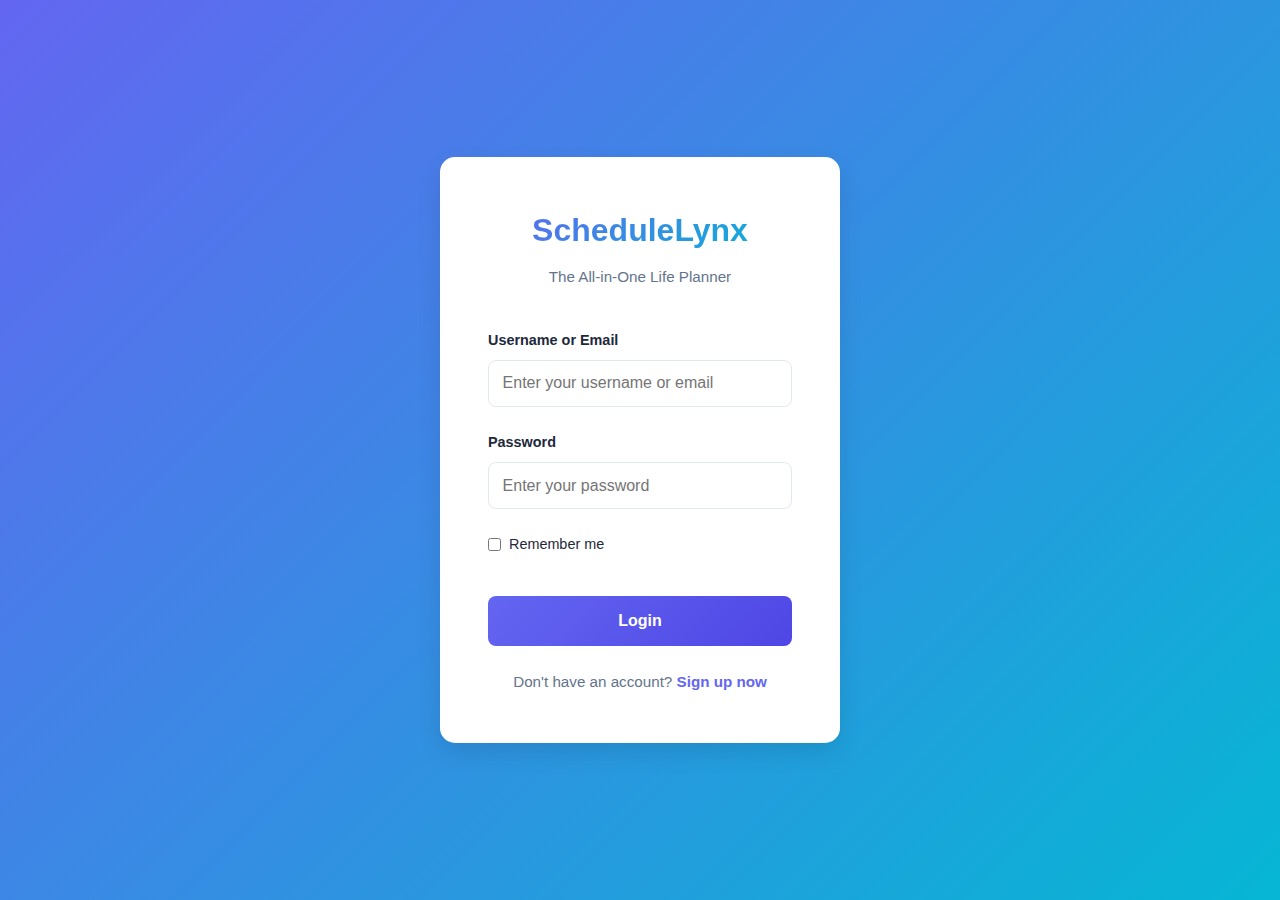
<file: index.html>
<!DOCTYPE html>
<html lang="en">
<head>
    <meta charset="UTF-8">
    <meta name="viewport" content="width=device-width, initial-scale=1.0">
    <title>Dashboard - ScheduleLynx</title>
    <link rel="stylesheet" href="style.css">
</head>
<body>
    <!-- Navigation Bar -->
    <nav class="navbar">
        <div class="nav-container">
            <div class="logo">
                <h1>ScheduleLynx</h1>
            </div>
            <ul class="nav-menu">
                <li><a href="home.html" class="nav-link">Home</a></li>
                <li><a href="index.html" class="nav-link active">Dashboard</a></li>
                <li><a href="timetable.html" class="nav-link">Planner</a></li>
                <li><a href="features.html" class="nav-link">Features</a></li>
                <li><a href="#" onclick="logout()" class="nav-link logout-link">Logout</a></li>
            </ul>
        </div>
    </nav>

    <!-- Dashboard Container -->
    <div class="dashboard-container">
        <!-- Welcome Header -->
        <section class="dashboard-header">
            <div class="container">
                <div class="header-content">
                    <h2>Welcome, <span id="userName">User</span>! 👋</h2>
                    <p>Here's your schedule overview and upcoming tasks</p>
                </div>
                <div class="header-actions">
                    <a href="timetable.html" class="btn-primary">+ Add New Task</a>
                </div>
            </div>
        </section>

        <!-- Stats Section -->
        <section class="dashboard-stats">
            <div class="container">
                <div class="stats-grid">
                    <div class="stat-card">
                        <div class="stat-header">
                            <h3>Total Tasks</h3>
                            <span class="stat-icon">📋</span>
                        </div>
                        <div class="stat-value" id="totalTasksCount">0</div>
                        <p class="stat-subtitle">tasks created</p>
                    </div>

                    <div class="stat-card">
                        <div class="stat-header">
                            <h3>Upcoming Deadlines</h3>
                            <span class="stat-icon">⏰</span>
                        </div>
                        <div class="stat-value" id="upcomingCount">0</div>
                        <p class="stat-subtitle">next 7 days</p>
                    </div>

                    <div class="stat-card">
                        <div class="stat-header">
                            <h3>Overdue Tasks</h3>
                            <span class="stat-icon">⚠️</span>
                        </div>
                        <div class="stat-value" id="overdueCount">0</div>
                        <p class="stat-subtitle">needs attention</p>
                    </div>

                    <div class="stat-card">
                        <div class="stat-header">
                            <h3>This Week Hours</h3>
                            <span class="stat-icon">⏳</span>
                        </div>
                        <div class="stat-value" id="weekHoursCount">0h</div>
                        <p class="stat-subtitle">scheduled</p>
                    </div>
                </div>
            </div>
        </section>

        <!-- Main Content Grid -->
        <div class="dashboard-content">
            <div class="container">
                <div class="content-grid">
                    <!-- Left: Upcoming Tasks -->
                    <section class="upcoming-tasks">
                        <div class="section-header">
                            <h3>📅 Upcoming Tasks</h3>
                            <a href="timetable.html" class="link-small">View All →</a>
                        </div>
                        <div id="upcomingTasksList" class="tasks-list-dashboard">
                            <p class="empty-state">No upcoming tasks. Start by <a href="timetable.html">adding a task</a>!</p>
                        </div>
                    </section>

                    <!-- Right: This Week's Schedule -->
                    <section class="week-schedule">
                        <div class="section-header">
                            <h3>📆 This Week</h3>
                            <a href="timetable.html" class="link-small">View Full Week →</a>
                        </div>
                        <div id="weekScheduleMini" class="week-schedule-mini">
                            <p class="empty-state">No events scheduled. <a href="timetable.html">Create your schedule</a>!</p>
                        </div>
                    </section>
                </div>

                <!-- Quick Stats by Task Type -->
                <section class="task-breakdown">
                    <div class="section-header">
                        <h3>Task Breakdown</h3>
                    </div>
                    <div class="breakdown-grid" id="taskBreakdown">
                        <p class="empty-state">Add tasks to see breakdown</p>
                    </div>
                </section>
            </div>
        </div>

        <!-- CTA Section -->
        <section class="dashboard-cta">
            <div class="container">
                <div class="cta-content">
                    <h3>Ready to organize your schedule?</h3>
                    <p>Create your first task and let ScheduleLynx generate an optimized schedule for you</p>
                    <a href="timetable.html" class="cta-button">Start Planning Now</a>
                </div>
            </div>
        </section>
    </div>

    <!-- Footer -->
    <footer class="footer">
        <div class="container">
            <p>&copy; 2026 ScheduleLynx. Smart scheduling for better time management.</p>
        </div>
    </footer>

    <script src="script.js"></script>
</body>
</html>
</file>
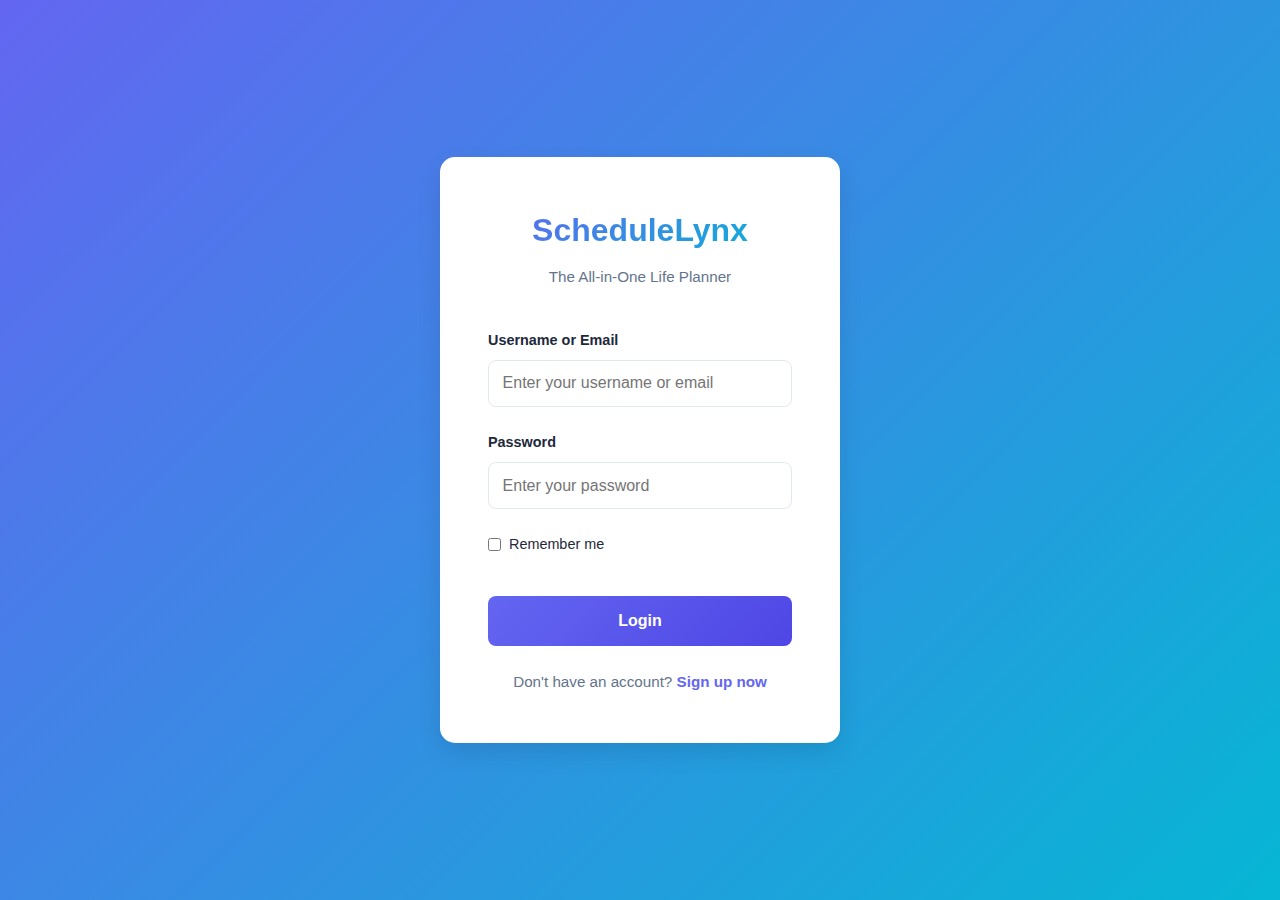
<file: Frontend/index.html>
<!DOCTYPE html>
<html lang="en">
<head>
    <meta charset="UTF-8">
    <meta name="viewport" content="width=device-width, initial-scale=1.0">
    <title>Dashboard - ScheduleLynx</title>
    <link rel="stylesheet" href="style.css">
</head>
<body>
    <!-- Navigation Bar -->
    <nav class="navbar">
        <div class="nav-container">
            <div class="logo">
                <h1>ScheduleLynx</h1>
            </div>
            <ul class="nav-menu">
                <li><a href="home.html" class="nav-link">Home</a></li>
                <li><a href="index.html" class="nav-link active">Dashboard</a></li>
                <li><a href="timetable.html" class="nav-link">Planner</a></li>
                <li><a href="features.html" class="nav-link">Features</a></li>
                <li><a href="#" onclick="logout()" class="nav-link logout-link">Logout</a></li>
            </ul>
        </div>
    </nav>

    <!-- Dashboard Container -->
    <div class="dashboard-container">
        <!-- Welcome Header -->
        <section class="dashboard-header">
            <div class="container">
                <div class="header-content">
                    <h2>Welcome, <span id="userName">User</span>! 👋</h2>
                    <p>Here's your schedule overview and upcoming tasks</p>
                </div>
                <div class="header-actions">
                    <a href="timetable.html" class="btn-primary">+ Add New Task</a>
                </div>
            </div>
        </section>

        <!-- Stats Section -->
        <section class="dashboard-stats">
            <div class="container">
                <div class="stats-grid">
                    <div class="stat-card">
                        <div class="stat-header">
                            <h3>Total Tasks</h3>
                            <span class="stat-icon">📋</span>
                        </div>
                        <div class="stat-value" id="totalTasksCount">0</div>
                        <p class="stat-subtitle">tasks created</p>
                    </div>

                    <div class="stat-card">
                        <div class="stat-header">
                            <h3>Upcoming Deadlines</h3>
                            <span class="stat-icon">⏰</span>
                        </div>
                        <div class="stat-value" id="upcomingCount">0</div>
                        <p class="stat-subtitle">next 7 days</p>
                    </div>

                    <div class="stat-card">
                        <div class="stat-header">
                            <h3>Overdue Tasks</h3>
                            <span class="stat-icon">⚠️</span>
                        </div>
                        <div class="stat-value" id="overdueCount">0</div>
                        <p class="stat-subtitle">needs attention</p>
                    </div>

                    <div class="stat-card">
                        <div class="stat-header">
                            <h3>This Week Hours</h3>
                            <span class="stat-icon">⏳</span>
                        </div>
                        <div class="stat-value" id="weekHoursCount">0h</div>
                        <p class="stat-subtitle">scheduled</p>
                    </div>
                </div>
            </div>
        </section>

        <!-- Main Content Grid -->
        <div class="dashboard-content">
            <div class="container">
                <div class="content-grid">
                    <!-- Left: Upcoming Tasks -->
                    <section class="upcoming-tasks">
                        <div class="section-header">
                            <h3>📅 Upcoming Tasks</h3>
                            <a href="timetable.html" class="link-small">View All →</a>
                        </div>
                        <div id="upcomingTasksList" class="tasks-list-dashboard">
                            <p class="empty-state">No upcoming tasks. Start by <a href="timetable.html">adding a task</a>!</p>
                        </div>
                    </section>

                    <!-- Right: This Week's Schedule -->
                    <section class="week-schedule">
                        <div class="section-header">
                            <h3>📆 This Week</h3>
                            <a href="timetable.html" class="link-small">View Full Week →</a>
                        </div>
                        <div id="weekScheduleMini" class="week-schedule-mini">
                            <p class="empty-state">No events scheduled. <a href="timetable.html">Create your schedule</a>!</p>
                        </div>
                    </section>
                </div>

                <!-- Quick Stats by Task Type -->
                <section class="task-breakdown">
                    <div class="section-header">
                        <h3>Task Breakdown</h3>
                    </div>
                    <div class="breakdown-grid" id="taskBreakdown">
                        <p class="empty-state">Add tasks to see breakdown</p>
                    </div>
                </section>
            </div>
        </div>

        <!-- CTA Section -->
        <section class="dashboard-cta">
            <div class="container">
                <div class="cta-content">
                    <h3>Ready to organize your schedule?</h3>
                    <p>Create your first task and let ScheduleLynx generate an optimized schedule for you</p>
                    <a href="timetable.html" class="cta-button">Start Planning Now</a>
                </div>
            </div>
        </section>
    </div>

    <!-- Footer -->
    <footer class="footer">
        <div class="container">
            <p>&copy; 2026 ScheduleLynx. Smart scheduling for better time management.</p>
        </div>
    </footer>

    <script src="script.js"></script>
</body>
</html>
</file>
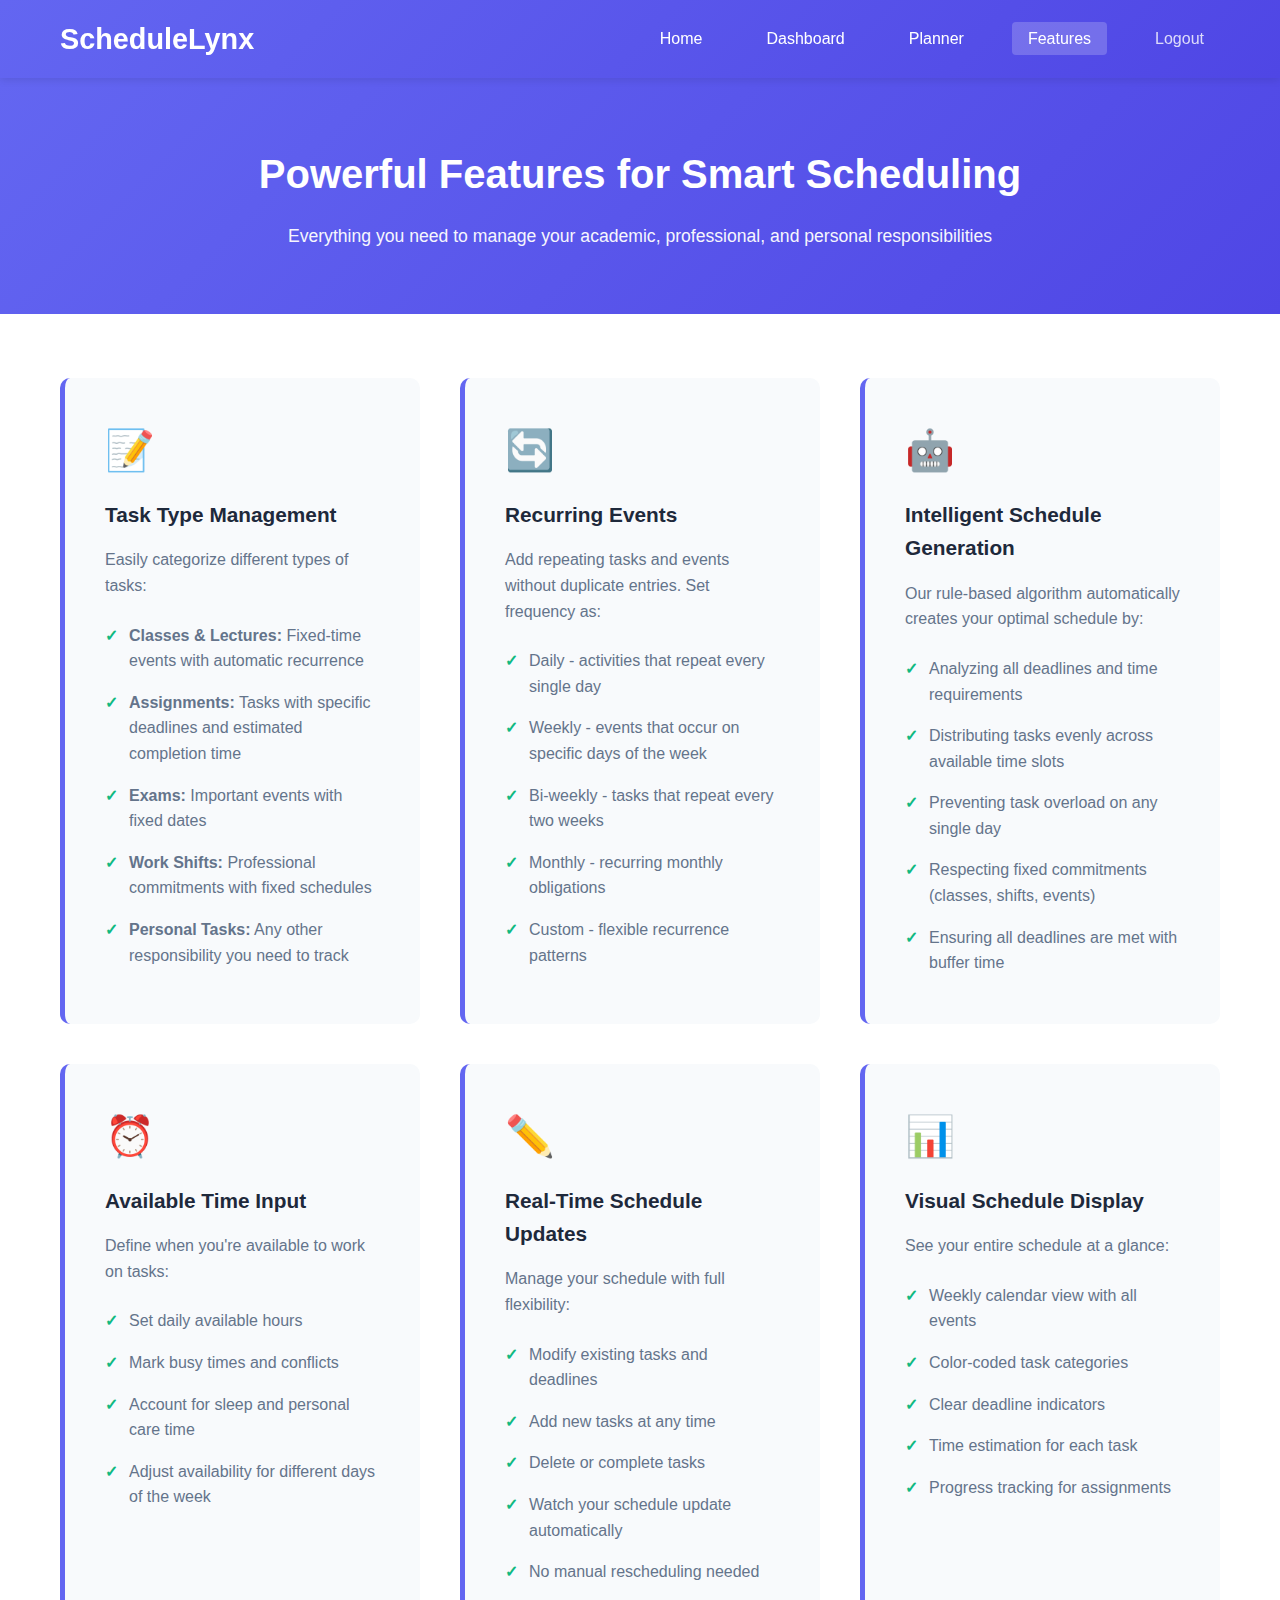
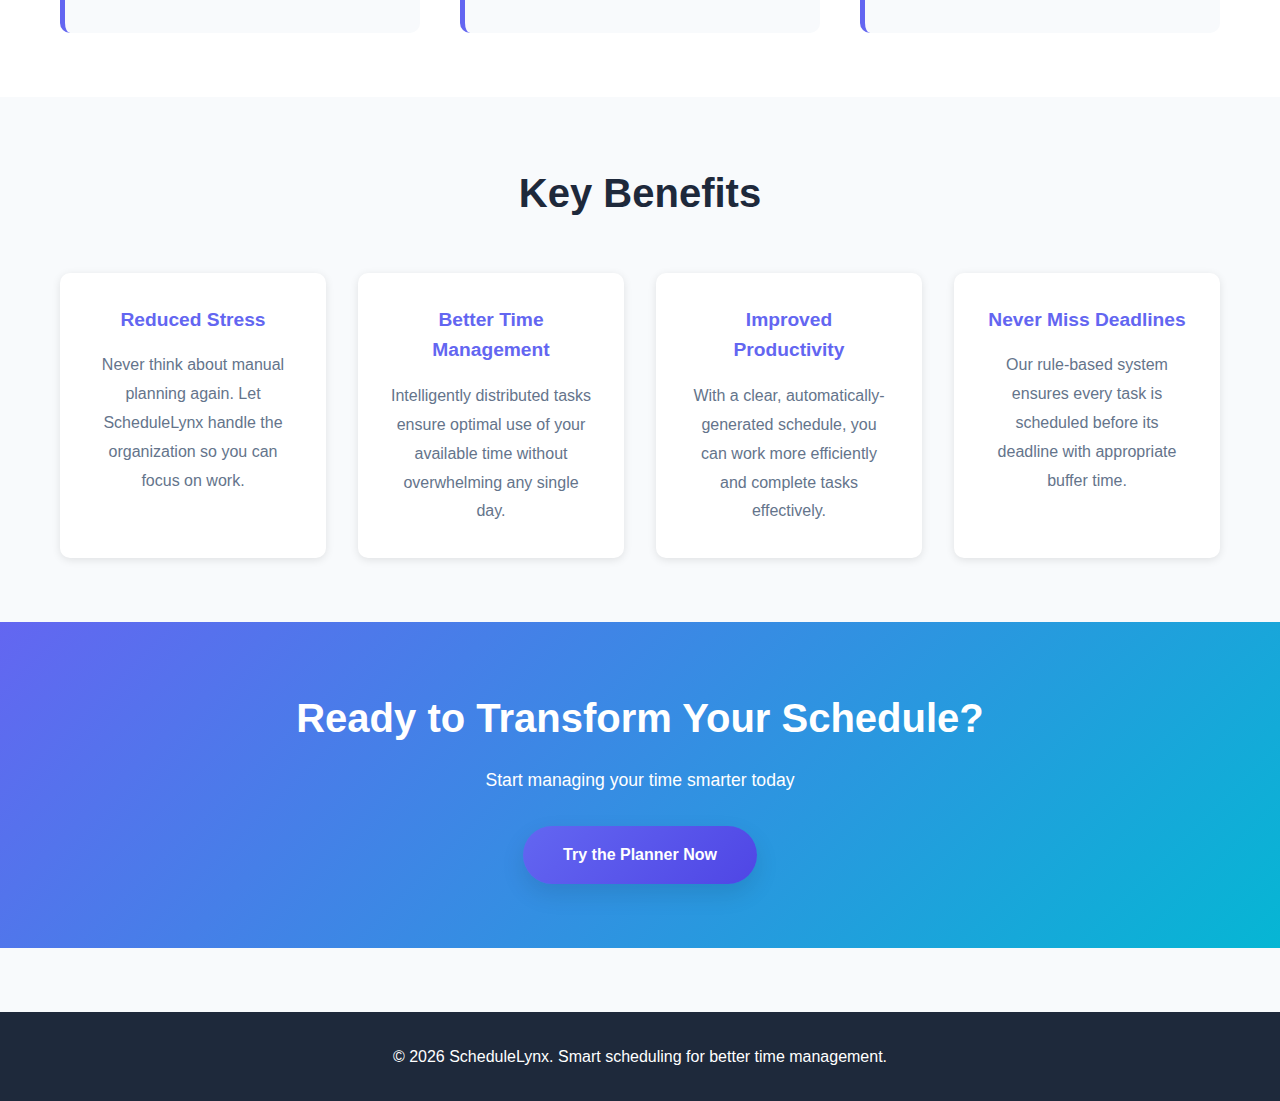
<file: features.html>
<!DOCTYPE html>
<html lang="en">
<head>
    <meta charset="UTF-8">
    <meta name="viewport" content="width=device-width, initial-scale=1.0">
    <title>Features - ScheduleLynx</title>
    <link rel="stylesheet" href="style.css">
</head>
<body>
    <!-- Navigation Bar -->
    <nav class="navbar">
        <div class="nav-container">
            <div class="logo">
                <h1>ScheduleLynx</h1>
            </div>
            <ul class="nav-menu">
                <li><a href="home.html" class="nav-link">Home</a></li>
                <li><a href="index.html" class="nav-link">Dashboard</a></li>
                <li><a href="timetable.html" class="nav-link">Planner</a></li>
                <li><a href="features.html" class="nav-link active">Features</a></li>
                <li><a href="#" onclick="logout()" class="nav-link logout-link">Logout</a></li>
            </ul>
        </div>
    </nav>

    <!-- Features Head -->
    <section class="features-header">
        <div class="container">
            <h2>Powerful Features for Smart Scheduling</h2>
            <p>Everything you need to manage your academic, professional, and personal responsibilities</p>
        </div>
    </section>

    <!-- Main Features -->
    <section class="features-section">
        <div class="container">
            <div class="features-list">
                <!-- Feature 1 -->
                <div class="feature-item">
                    <div class="feature-icon">📝</div>
                    <h3>Task Type Management</h3>
                    <p>Easily categorize different types of tasks:</p>
                    <ul>
                        <li><strong>Classes & Lectures:</strong> Fixed-time events with automatic recurrence</li>
                        <li><strong>Assignments:</strong> Tasks with specific deadlines and estimated completion time</li>
                        <li><strong>Exams:</strong> Important events with fixed dates</li>
                        <li><strong>Work Shifts:</strong> Professional commitments with fixed schedules</li>
                        <li><strong>Personal Tasks:</strong> Any other responsibility you need to track</li>
                    </ul>
                </div>

                <!-- Feature 2 -->
                <div class="feature-item">
                    <div class="feature-icon">🔄</div>
                    <h3>Recurring Events</h3>
                    <p>Add repeating tasks and events without duplicate entries. Set frequency as:</p>
                    <ul>
                        <li>Daily - activities that repeat every single day</li>
                        <li>Weekly - events that occur on specific days of the week</li>
                        <li>Bi-weekly - tasks that repeat every two weeks</li>
                        <li>Monthly - recurring monthly obligations</li>
                        <li>Custom - flexible recurrence patterns</li>
                    </ul>
                </div>

                <!-- Feature 3 -->
                <div class="feature-item">
                    <div class="feature-icon">🤖</div>
                    <h3>Intelligent Schedule Generation</h3>
                    <p>Our rule-based algorithm automatically creates your optimal schedule by:</p>
                    <ul>
                        <li>Analyzing all deadlines and time requirements</li>
                        <li>Distributing tasks evenly across available time slots</li>
                        <li>Preventing task overload on any single day</li>
                        <li>Respecting fixed commitments (classes, shifts, events)</li>
                        <li>Ensuring all deadlines are met with buffer time</li>
                    </ul>
                </div>

                <!-- Feature 4 -->
                <div class="feature-item">
                    <div class="feature-icon">⏰</div>
                    <h3>Available Time Input</h3>
                    <p>Define when you're available to work on tasks:</p>
                    <ul>
                        <li>Set daily available hours</li>
                        <li>Mark busy times and conflicts</li>
                        <li>Account for sleep and personal care time</li>
                        <li>Adjust availability for different days of the week</li>
                    </ul>
                </div>

                <!-- Feature 5 -->
                <div class="feature-item">
                    <div class="feature-icon">✏️</div>
                    <h3>Real-Time Schedule Updates</h3>
                    <p>Manage your schedule with full flexibility:</p>
                    <ul>
                        <li>Modify existing tasks and deadlines</li>
                        <li>Add new tasks at any time</li>
                        <li>Delete or complete tasks</li>
                        <li>Watch your schedule update automatically</li>
                        <li>No manual rescheduling needed</li>
                    </ul>
                </div>

                <!-- Feature 6 -->
                <div class="feature-item">
                    <div class="feature-icon">📊</div>
                    <h3>Visual Schedule Display</h3>
                    <p>See your entire schedule at a glance:</p>
                    <ul>
                        <li>Weekly calendar view with all events</li>
                        <li>Color-coded task categories</li>
                        <li>Clear deadline indicators</li>
                        <li>Time estimation for each task</li>
                        <li>Progress tracking for assignments</li>
                    </ul>
                </div>
            </div>
        </div>
    </section>

    <!-- Benefits Section -->
    <section class="benefits-section">
        <div class="container">
            <h2>Key Benefits</h2>
            <div class="benefits-grid">
                <div class="benefit-card">
                    <h4>Reduced Stress</h4>
                    <p>Never think about manual planning again. Let ScheduleLynx handle the organization so you can focus on work.</p>
                </div>
                <div class="benefit-card">
                    <h4>Better Time Management</h4>
                    <p>Intelligently distributed tasks ensure optimal use of your available time without overwhelming any single day.</p>
                </div>
                <div class="benefit-card">
                    <h4>Improved Productivity</h4>
                    <p>With a clear, automatically-generated schedule, you can work more efficiently and complete tasks effectively.</p>
                </div>
                <div class="benefit-card">
                    <h4>Never Miss Deadlines</h4>
                    <p>Our rule-based system ensures every task is scheduled before its deadline with appropriate buffer time.</p>
                </div>
            </div>
        </div>
    </section>

    <!-- CTA Section -->
    <section class="cta-section">
        <div class="container">
            <h2>Ready to Transform Your Schedule?</h2>
            <p>Start managing your time smarter today</p>
            <a href="timetable.html" class="cta-button">Try the Planner Now</a>
        </div>
    </section>

    <!-- Footer -->
    <footer class="footer">
        <div class="container">
            <p>&copy; 2026 ScheduleLynx. Smart scheduling for better time management.</p>
        </div>
    </footer>

    <script src="script.js"></script>
</body>
</html>
</file>
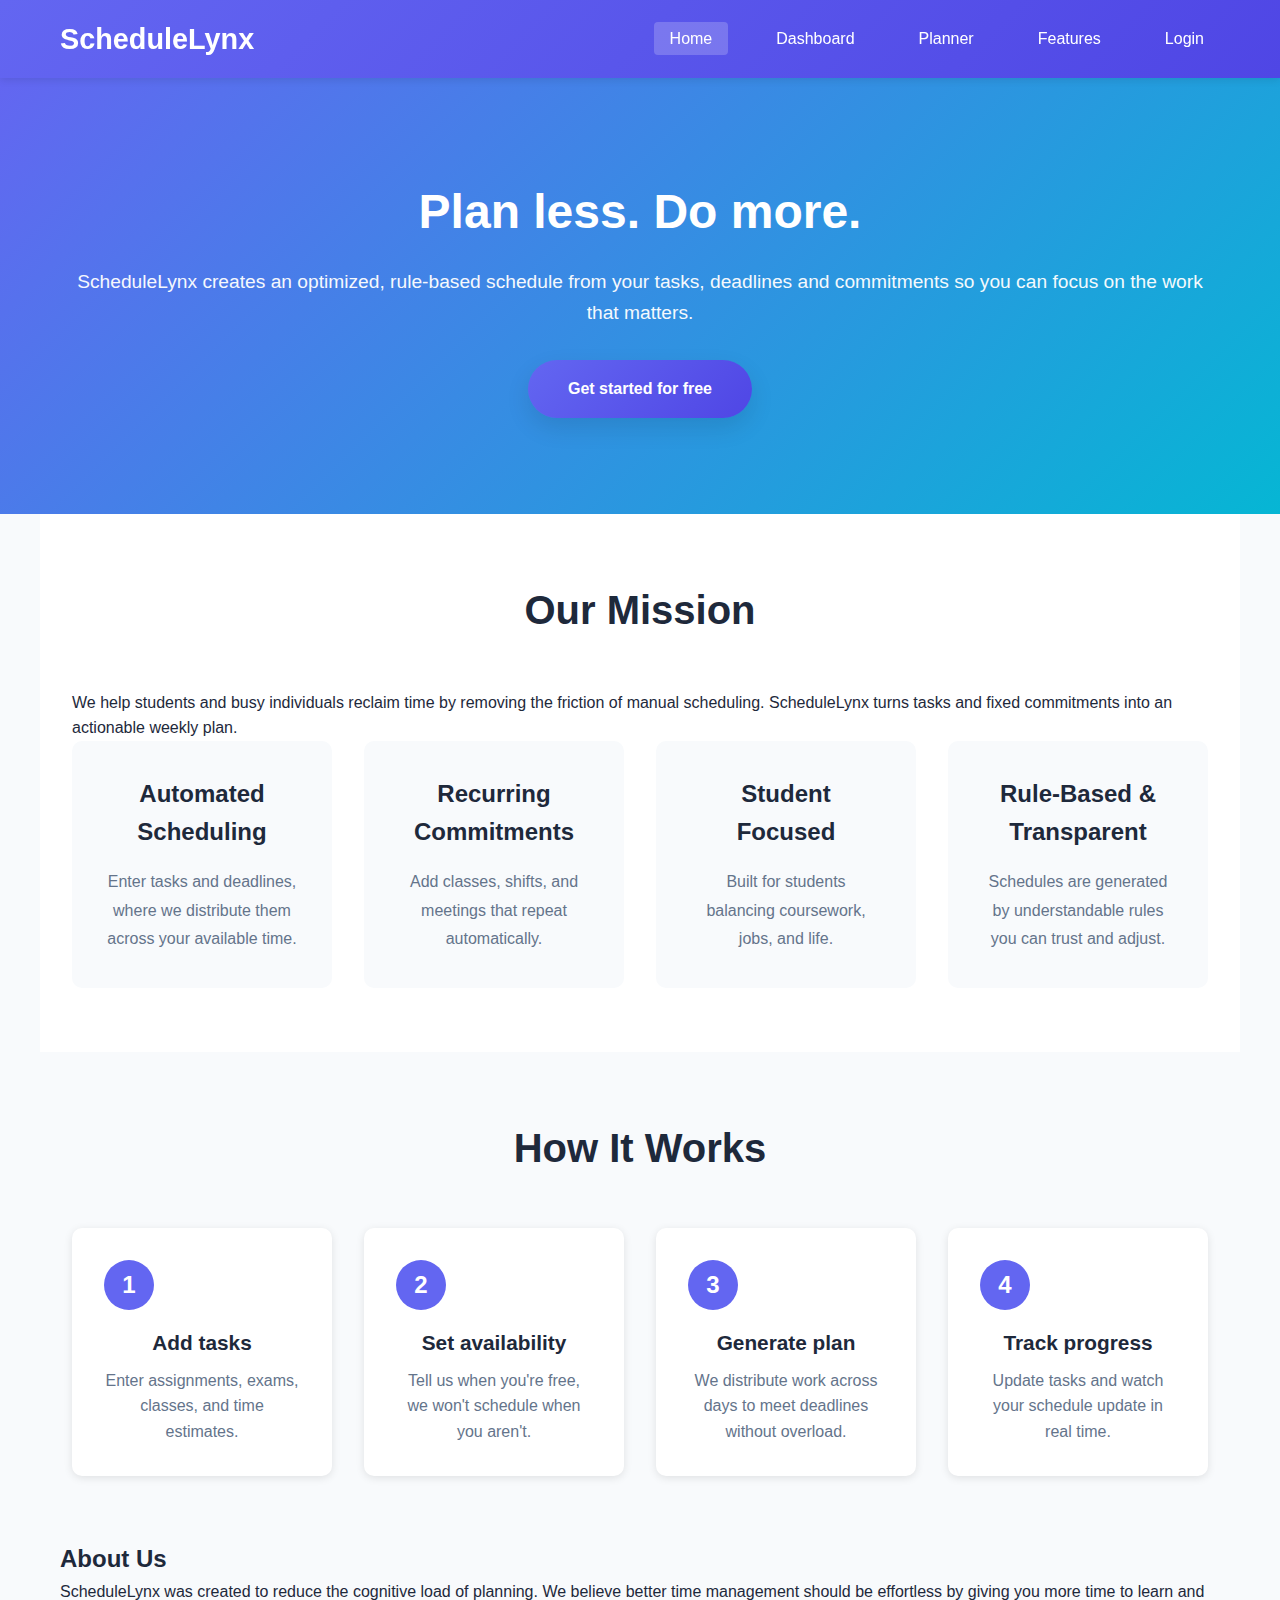
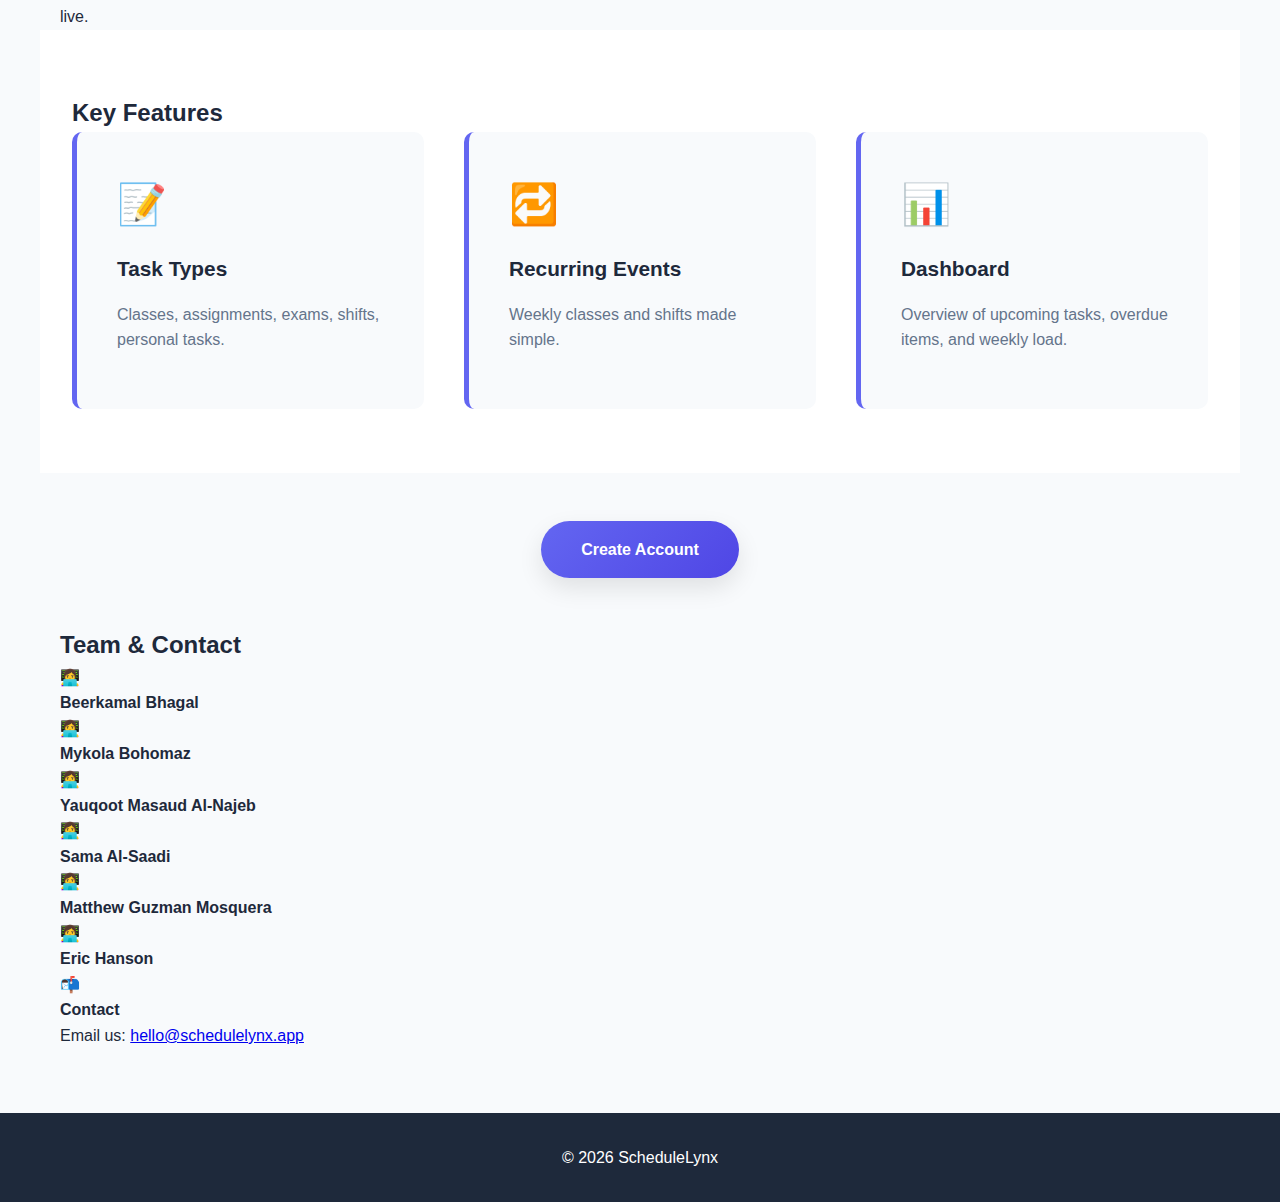
<file: home.html>
<!DOCTYPE html>
<html lang="en">
<head>
  <meta charset="utf-8">
  <meta name="viewport" content="width=device-width,initial-scale=1">
  <title>ScheduleLynx — Home</title>
  <link rel="stylesheet" href="style.css">
</head>
<body>
  <nav class="navbar">
    <div class="nav-container">
      <div class="logo"><h1>ScheduleLynx</h1></div>
      <ul class="nav-menu">
        <li><a href="home.html" class="nav-link active">Home</a></li>
        <li><a href="index.html" class="nav-link">Dashboard</a></li>
        <li><a href="timetable.html" class="nav-link">Planner</a></li>
        <li><a href="features.html" class="nav-link">Features</a></li>
        <li><a href="login.html" class="nav-link">Login</a></li>
      </ul>
    </div>
  </nav>

  <header class="hero">
    <div class="hero-content container">
      <h2>Plan less. Do more.</h2>
      <p>ScheduleLynx creates an optimized, rule-based schedule from your tasks, deadlines and commitments so you can focus on the work that matters.</p>
      <a href="login.html" class="cta-button">Get started for free</a>
    </div>
  </header>

  <main>
    <section class="overview container">
      <h2>Our Mission</h2>
      <p>We help students and busy individuals reclaim time by removing the friction of manual scheduling. ScheduleLynx turns tasks and fixed commitments into an actionable weekly plan.</p>

      <div class="overview-grid">
        <div class="overview-card">
          <h3>Automated Scheduling</h3>
          <p>Enter tasks and deadlines, where we distribute them across your available time.</p>
        </div>
        <div class="overview-card">
          <h3>Recurring Commitments</h3>
          <p>Add classes, shifts, and meetings that repeat automatically.</p>
        </div>
        <div class="overview-card">
          <h3>Student Focused</h3>
          <p>Built for students balancing coursework, jobs, and life.</p>
        </div>
        <div class="overview-card">
          <h3>Rule-Based & Transparent</h3>
          <p>Schedules are generated by understandable rules you can trust and adjust.</p>
        </div>
      </div>
    </section>

    <section class="how-it-works container">
      <h2>How It Works</h2>
      <div class="steps">
        <div class="step"><div class="step-number">1</div><h3>Add tasks</h3><p>Enter assignments, exams, classes, and time estimates.</p></div>
        <div class="step"><div class="step-number">2</div><h3>Set availability</h3><p>Tell us when you're free, we won't schedule when you aren't.</p></div>
        <div class="step"><div class="step-number">3</div><h3>Generate plan</h3><p>We distribute work across days to meet deadlines without overload.</p></div>
        <div class="step"><div class="step-number">4</div><h3>Track progress</h3><p>Update tasks and watch your schedule update in real time.</p></div>
      </div>
    </section>

    <section class="about container">
      <h2>About Us</h2>
      <p>ScheduleLynx was created to reduce the cognitive load of planning. We believe better time management should be effortless by giving you more time to learn and live.</p>
    </section>

    <section class="features-section container">
      <h2>Key Features</h2>
      <div class="features-list">
        <div class="feature-item"> <div class="feature-icon">📝</div><h3>Task Types</h3><p>Classes, assignments, exams, shifts, personal tasks.</p></div>
        <div class="feature-item"> <div class="feature-icon">🔁</div><h3>Recurring Events</h3><p>Weekly classes and shifts made simple.</p></div>
        <div class="feature-item"> <div class="feature-icon">📊</div><h3>Dashboard</h3><p>Overview of upcoming tasks, overdue items, and weekly load.</p></div>
      </div>
    </section>

    <section class="container" style="text-align:center; padding:3rem 0;">
      <a href="login.html" class="cta-button">Create Account</a>
    </section>

    <section class="team-contact container">
      <h2>Team & Contact</h2>
      <div class="team-grid">
        <div class="team-member">
          <div class="avatar">👩‍💻</div>
          <h4>Beerkamal Bhagal</h4>
        </div>
        <div class="team-member">
         <div class="avatar">👩‍💻</div>
          <h4>Mykola Bohomaz</h4>
        </div>
         <div class="team-member">
         <div class="avatar">👩‍💻</div>
          <h4>Yauqoot Masaud Al-Najeb</h4>
        </div>
         <div class="team-member">
         <div class="avatar">👩‍💻</div>
          <h4>Sama Al-Saadi</h4>
        </div>
         <div class="team-member">
         <div class="avatar">👩‍💻</div>
          <h4>Matthew Guzman Mosquera</h4>
        </div>
         <div class="team-member">
         <div class="avatar">👩‍💻</div>
          <h4>Eric Hanson</h4>
        </div>
        <div class="team-member">
          <div class="avatar">📬</div>
          <h4>Contact</h4>
          <p>Email us: <a href="mailto:hello@schedulelynx.app">hello@schedulelynx.app</a></p>
        </div>
      </div>
    </section>
  </main>

  <footer class="footer">
    <div class="container"><p>&copy; 2026 ScheduleLynx</p></div>
  </footer>

  <script src="script.js"></script>
</body>
</html>
</file>
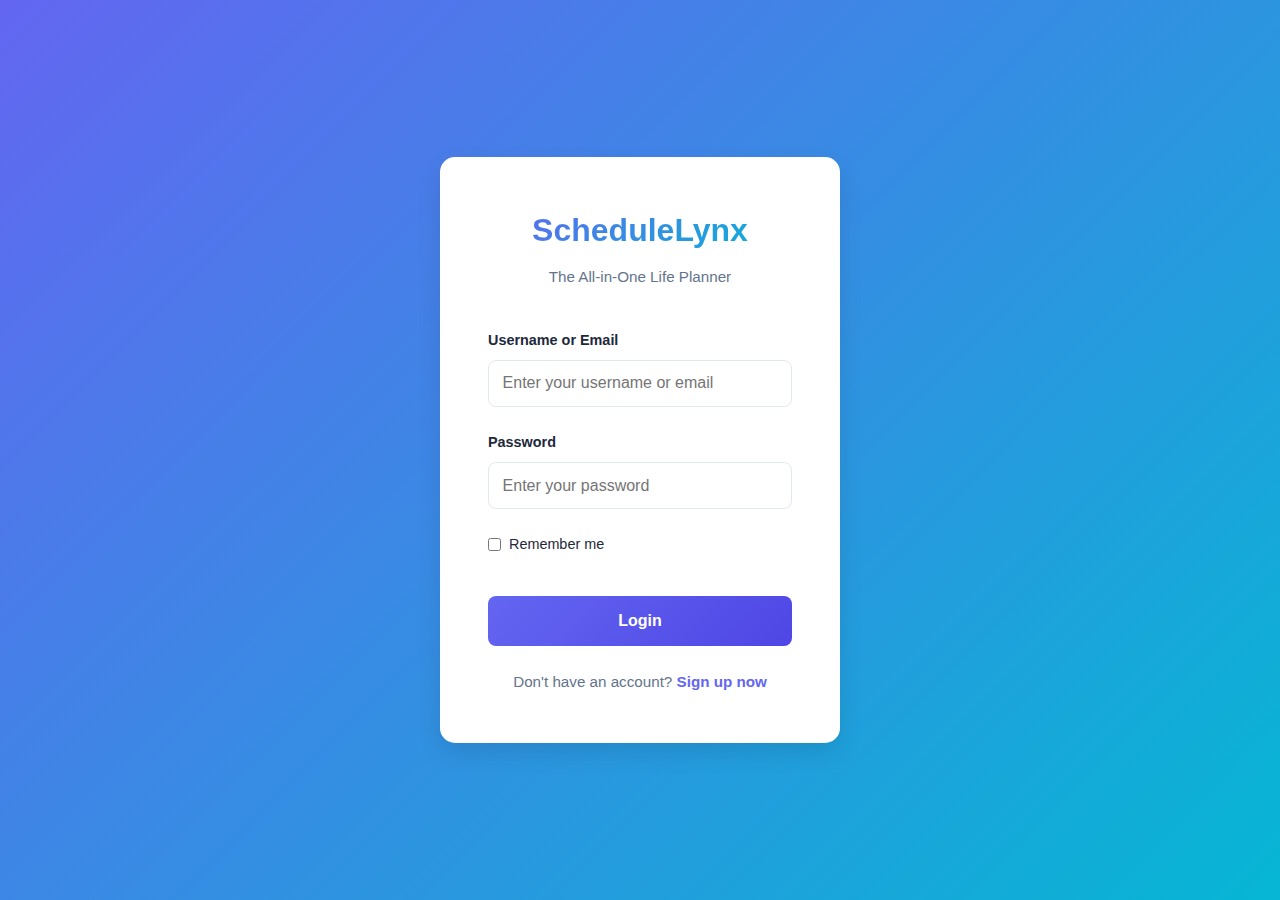
<file: login.html>
<!DOCTYPE html>
<html lang="en">
<head>
    <meta charset="UTF-8">
    <meta name="viewport" content="width=device-width, initial-scale=1.0">
    <title>Login - ScheduleLynx</title>
    <link rel="stylesheet" href="style.css">
</head>

<body class="login-page">
    <div class="login-container">
        <div class="login-box">
            <div class="login-header">
                <h1>ScheduleLynx</h1>
                <p> The All-in-One Life Planner </p>
            </div>

            <form id="loginForm" class="login-form">
                <div class="form-group">
                    <label for="username">Username or Email</label>
                    <input 
                        type="text" 
                        id="username" 
                        placeholder="Enter your username or email"
                        required
                    >
                </div>

                <div class="form-group">
                    <label for="password">Password</label>
                    <input 
                        type="password" 
                        id="password" 
                        placeholder="Enter your password"
                        required
                    >
                </div>

                <div class="form-group checkbox">
                    <label>
                        <input type="checkbox" id="rememberMe">
                        Remember me
                    </label>
                </div>

                <button type="submit" class="btn-login">Login</button>
            </form>

            <div class="signup-link">
                Don't have an account? <a href="#" onclick="toggleSignup(event)">Sign up now</a>
            </div>
        </div>

        <!-- Signup Form (Hidden by default) -->
        <div id="signupForm" class="signup-box" style="display: none;">
            <div class="login-header">
                <h1>Create Account</h1>
                <p>Join ScheduleLynx Today</p>
            </div>

            <form id="signupFormElement" class="login-form">
                <div class="form-group">
                    <label for="signupName">Full Name</label>
                    <input 
                        type="text" 
                        id="signupName" 
                        placeholder="Enter your full name"
                        required
                    >
                </div>

                <div class="form-group">
                    <label for="signupEmail">Email</label>
                    <input 
                        type="email" 
                        id="signupEmail" 
                        placeholder="Enter your email"
                        required
                    >
                </div>

                <div class="form-group">
                    <label for="signupUsername">Username</label>
                    <input 
                        type="text" 
                        id="signupUsername" 
                        placeholder="Choose a username"
                        required
                    >
                </div>

                <div class="form-group">
                    <label for="signupPassword">Password</label>
                    <input 
                        type="password" 
                        id="signupPassword" 
                        placeholder="Create a password"
                        required
                    >
                </div>

                <div class="form-group">
                    <label for="signupConfirmPassword">Confirm Password</label>
                    <input 
                        type="password" 
                        id="signupConfirmPassword" 
                        placeholder="Confirm your password"
                        required
                    >
                </div>

                <button type="submit" class="btn-login">Create Account</button>
            </form>

            <div class="signup-link">
                Already have an account? <a href="#" onclick="toggleSignup(event)">Login here</a>
            </div>
        </div>
    </div>

    <script src="script.js"></script>
</body>
</html>
</file>
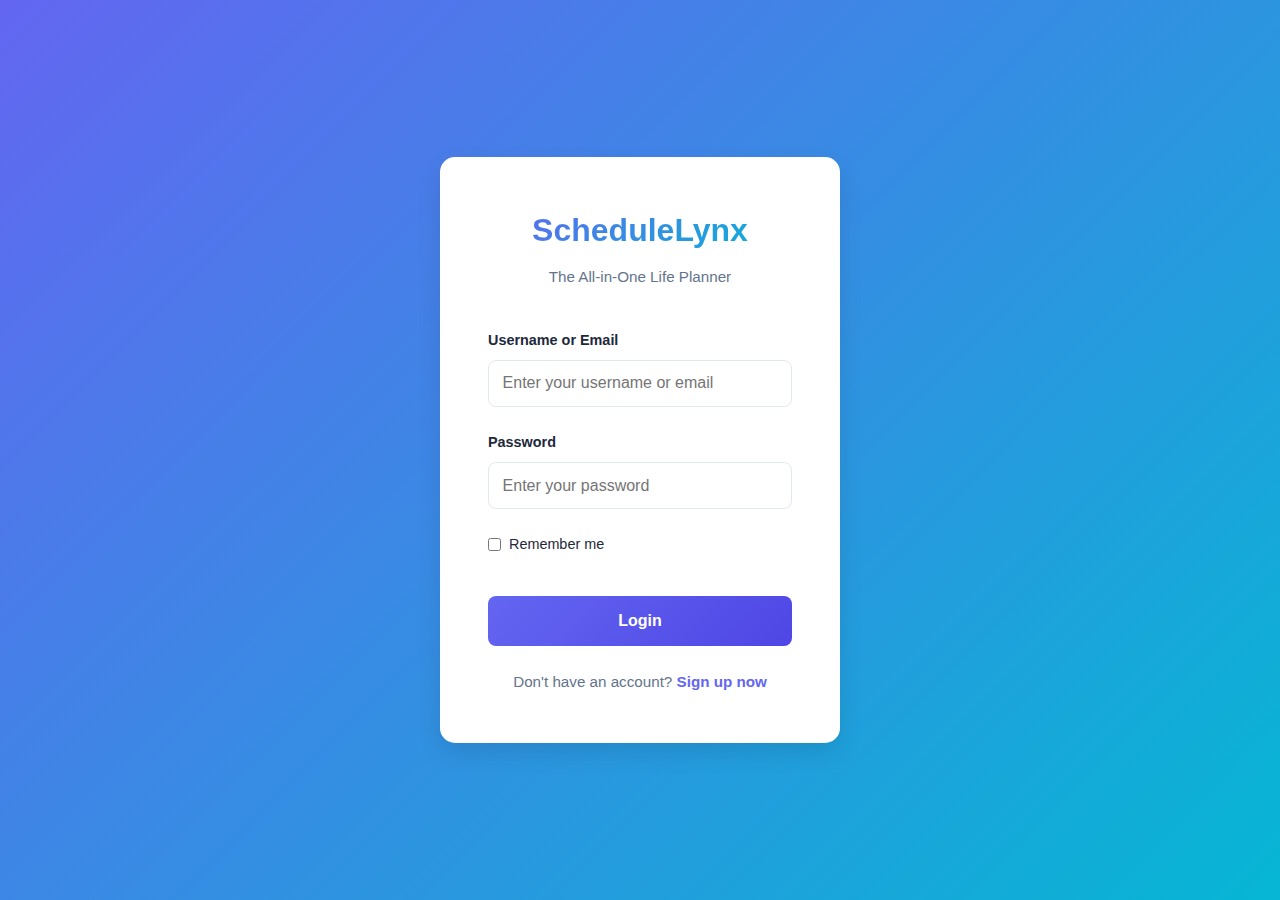
<file: timetable.html>
<!DOCTYPE html>
<html lang="en">
<head>
    <meta charset="UTF-8">
    <meta name="viewport" content="width=device-width, initial-scale=1.0">
    <title>Planner - ScheduleLynx</title>
    <link rel="stylesheet" href="style.css">
</head>
<body class="timetable-page">
  <header class="topbar">
    <h1 class="brand">Schedule Lynx</h1>

    
      <div class="month-label" id="monthLabel">February 2026</div>

    <div class="topbar-actions">
      <button class="btn" id="prevBtn">◀</button>
      <button class="btn" id="todayBtn">Today</button>
      <button class="btn" id="nextBtn">▶</button>
  </div>
</header>

<div class="app-layout">

  <aside class="sidebar">
    <section class="panel">
      <h2>Add Event</h2>

      <form id="taskForm" class="task-form">
          
      <label>
        Title
        <input id="taskTitle" type="text" placeholder="e.g., EECS lab" required />
      </label>

    <label>
      Date
      <input id="taskDate" type="date" required />
    </label>

    <label>
      Time
      <input id="taskTime" type="time" required />
    </label>

    <button class="btn" type="submit">Add</button>
  </form>
</section>
</aside>
  <main class="calendar">
    <div class="dow-row">
        <div class="dow">Sun</div>
        <div class="dow">Mon</div>
        <div class="dow">Tue</div>
        <div class="dow">Wed</div>
        <div class="dow">Thu</div>
        <div class="dow">Fri</div>
        <div class="dow">Sat</div>
    </div>
    
    <div id="monthGrid" class="month-grid"></div>
  </main>

</div>
  

  <script src="script.js"></script>


</body>
</html>
</file>
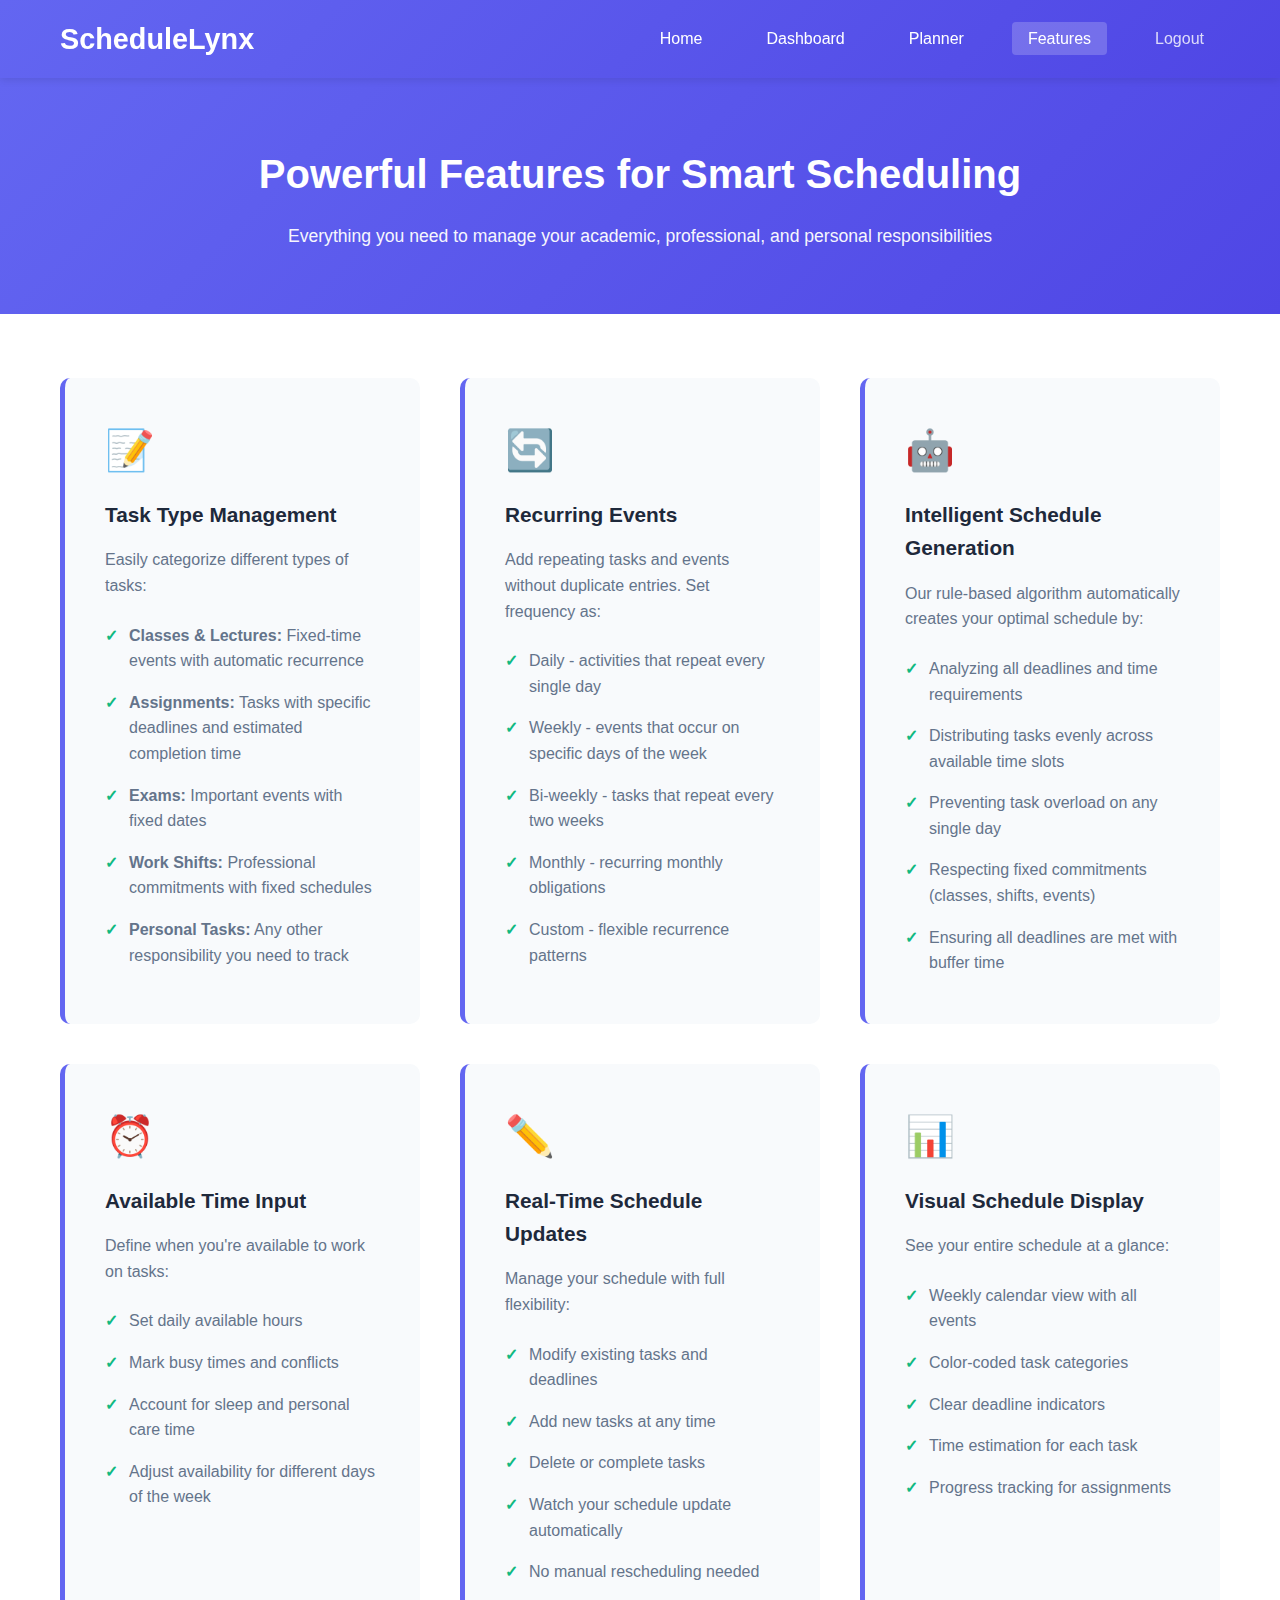
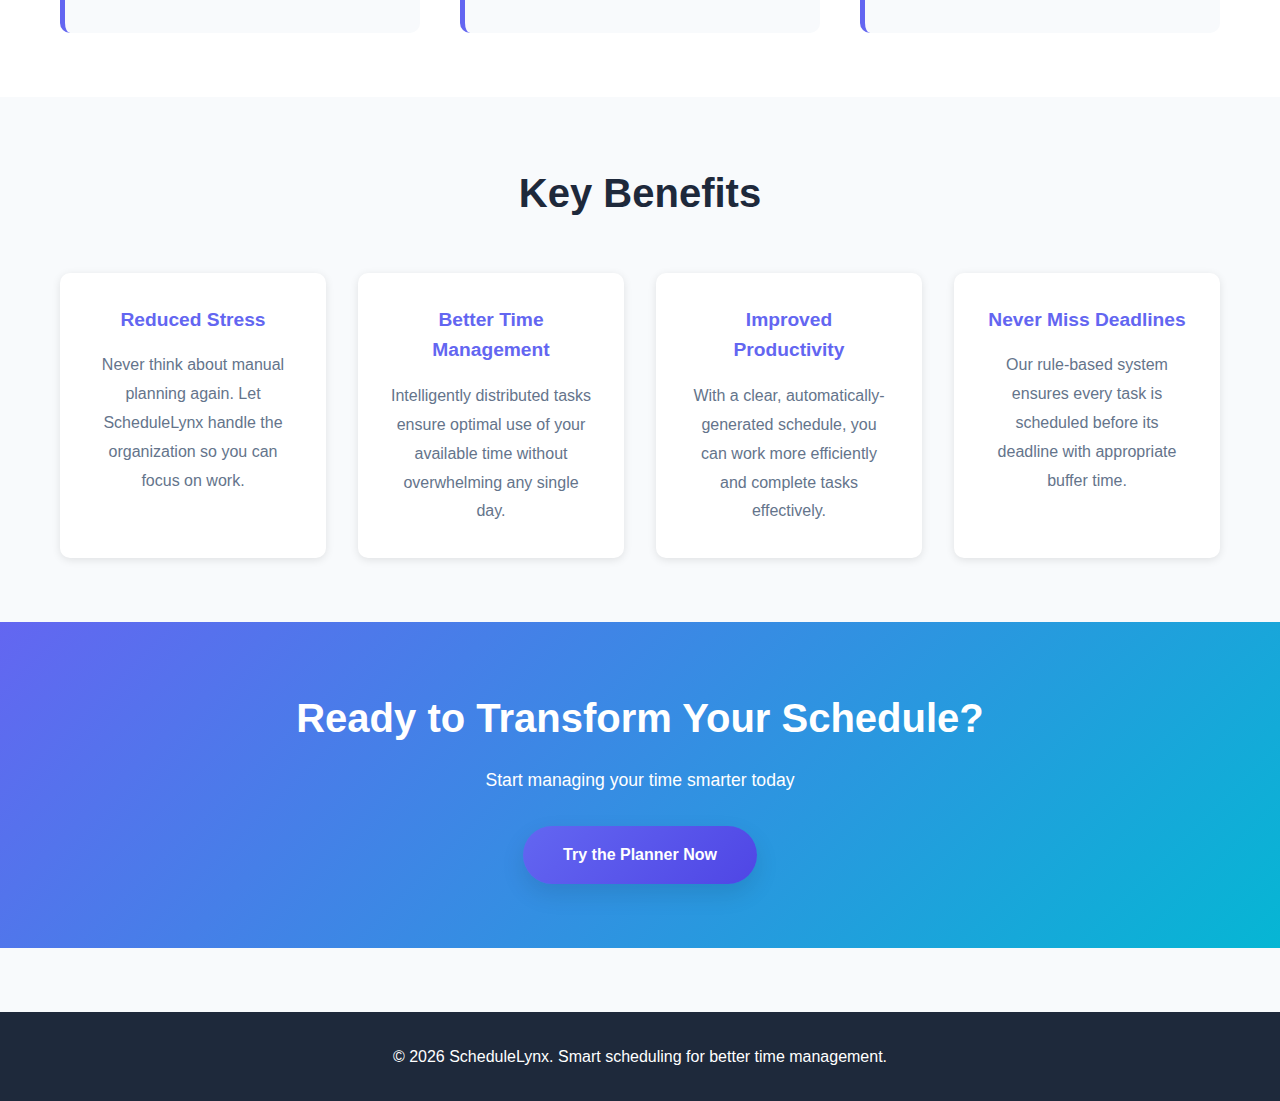
<file: Frontend/features.html>
<!DOCTYPE html>
<html lang="en">
<head>
    <meta charset="UTF-8">
    <meta name="viewport" content="width=device-width, initial-scale=1.0">
    <title>Features - ScheduleLynx</title>
    <link rel="stylesheet" href="style.css">
</head>
<body>
    <!-- Navigation Bar -->
    <nav class="navbar">
        <div class="nav-container">
            <div class="logo">
                <h1>ScheduleLynx</h1>
            </div>
            <ul class="nav-menu">
                <li><a href="home.html" class="nav-link">Home</a></li>
                <li><a href="index.html" class="nav-link">Dashboard</a></li>
                <li><a href="timetable.html" class="nav-link">Planner</a></li>
                <li><a href="features.html" class="nav-link active">Features</a></li>
                <li><a href="#" onclick="logout()" class="nav-link logout-link">Logout</a></li>
            </ul>
        </div>
    </nav>

    <!-- Features Head -->
    <section class="features-header">
        <div class="container">
            <h2>Powerful Features for Smart Scheduling</h2>
            <p>Everything you need to manage your academic, professional, and personal responsibilities</p>
        </div>
    </section>

    <!-- Main Features -->
    <section class="features-section">
        <div class="container">
            <div class="features-list">
                <!-- Feature 1 -->
                <div class="feature-item">
                    <div class="feature-icon">📝</div>
                    <h3>Task Type Management</h3>
                    <p>Easily categorize different types of tasks:</p>
                    <ul>
                        <li><strong>Classes & Lectures:</strong> Fixed-time events with automatic recurrence</li>
                        <li><strong>Assignments:</strong> Tasks with specific deadlines and estimated completion time</li>
                        <li><strong>Exams:</strong> Important events with fixed dates</li>
                        <li><strong>Work Shifts:</strong> Professional commitments with fixed schedules</li>
                        <li><strong>Personal Tasks:</strong> Any other responsibility you need to track</li>
                    </ul>
                </div>

                <!-- Feature 2 -->
                <div class="feature-item">
                    <div class="feature-icon">🔄</div>
                    <h3>Recurring Events</h3>
                    <p>Add repeating tasks and events without duplicate entries. Set frequency as:</p>
                    <ul>
                        <li>Daily - activities that repeat every single day</li>
                        <li>Weekly - events that occur on specific days of the week</li>
                        <li>Bi-weekly - tasks that repeat every two weeks</li>
                        <li>Monthly - recurring monthly obligations</li>
                        <li>Custom - flexible recurrence patterns</li>
                    </ul>
                </div>

                <!-- Feature 3 -->
                <div class="feature-item">
                    <div class="feature-icon">🤖</div>
                    <h3>Intelligent Schedule Generation</h3>
                    <p>Our rule-based algorithm automatically creates your optimal schedule by:</p>
                    <ul>
                        <li>Analyzing all deadlines and time requirements</li>
                        <li>Distributing tasks evenly across available time slots</li>
                        <li>Preventing task overload on any single day</li>
                        <li>Respecting fixed commitments (classes, shifts, events)</li>
                        <li>Ensuring all deadlines are met with buffer time</li>
                    </ul>
                </div>

                <!-- Feature 4 -->
                <div class="feature-item">
                    <div class="feature-icon">⏰</div>
                    <h3>Available Time Input</h3>
                    <p>Define when you're available to work on tasks:</p>
                    <ul>
                        <li>Set daily available hours</li>
                        <li>Mark busy times and conflicts</li>
                        <li>Account for sleep and personal care time</li>
                        <li>Adjust availability for different days of the week</li>
                    </ul>
                </div>

                <!-- Feature 5 -->
                <div class="feature-item">
                    <div class="feature-icon">✏️</div>
                    <h3>Real-Time Schedule Updates</h3>
                    <p>Manage your schedule with full flexibility:</p>
                    <ul>
                        <li>Modify existing tasks and deadlines</li>
                        <li>Add new tasks at any time</li>
                        <li>Delete or complete tasks</li>
                        <li>Watch your schedule update automatically</li>
                        <li>No manual rescheduling needed</li>
                    </ul>
                </div>

                <!-- Feature 6 -->
                <div class="feature-item">
                    <div class="feature-icon">📊</div>
                    <h3>Visual Schedule Display</h3>
                    <p>See your entire schedule at a glance:</p>
                    <ul>
                        <li>Weekly calendar view with all events</li>
                        <li>Color-coded task categories</li>
                        <li>Clear deadline indicators</li>
                        <li>Time estimation for each task</li>
                        <li>Progress tracking for assignments</li>
                    </ul>
                </div>
            </div>
        </div>
    </section>

    <!-- Benefits Section -->
    <section class="benefits-section">
        <div class="container">
            <h2>Key Benefits</h2>
            <div class="benefits-grid">
                <div class="benefit-card">
                    <h4>Reduced Stress</h4>
                    <p>Never think about manual planning again. Let ScheduleLynx handle the organization so you can focus on work.</p>
                </div>
                <div class="benefit-card">
                    <h4>Better Time Management</h4>
                    <p>Intelligently distributed tasks ensure optimal use of your available time without overwhelming any single day.</p>
                </div>
                <div class="benefit-card">
                    <h4>Improved Productivity</h4>
                    <p>With a clear, automatically-generated schedule, you can work more efficiently and complete tasks effectively.</p>
                </div>
                <div class="benefit-card">
                    <h4>Never Miss Deadlines</h4>
                    <p>Our rule-based system ensures every task is scheduled before its deadline with appropriate buffer time.</p>
                </div>
            </div>
        </div>
    </section>

    <!-- CTA Section -->
    <section class="cta-section">
        <div class="container">
            <h2>Ready to Transform Your Schedule?</h2>
            <p>Start managing your time smarter today</p>
            <a href="timetable.html" class="cta-button">Try the Planner Now</a>
        </div>
    </section>

    <!-- Footer -->
    <footer class="footer">
        <div class="container">
            <p>&copy; 2026 ScheduleLynx. Smart scheduling for better time management.</p>
        </div>
    </footer>

    <script src="script.js"></script>
</body>
</html>
</file>
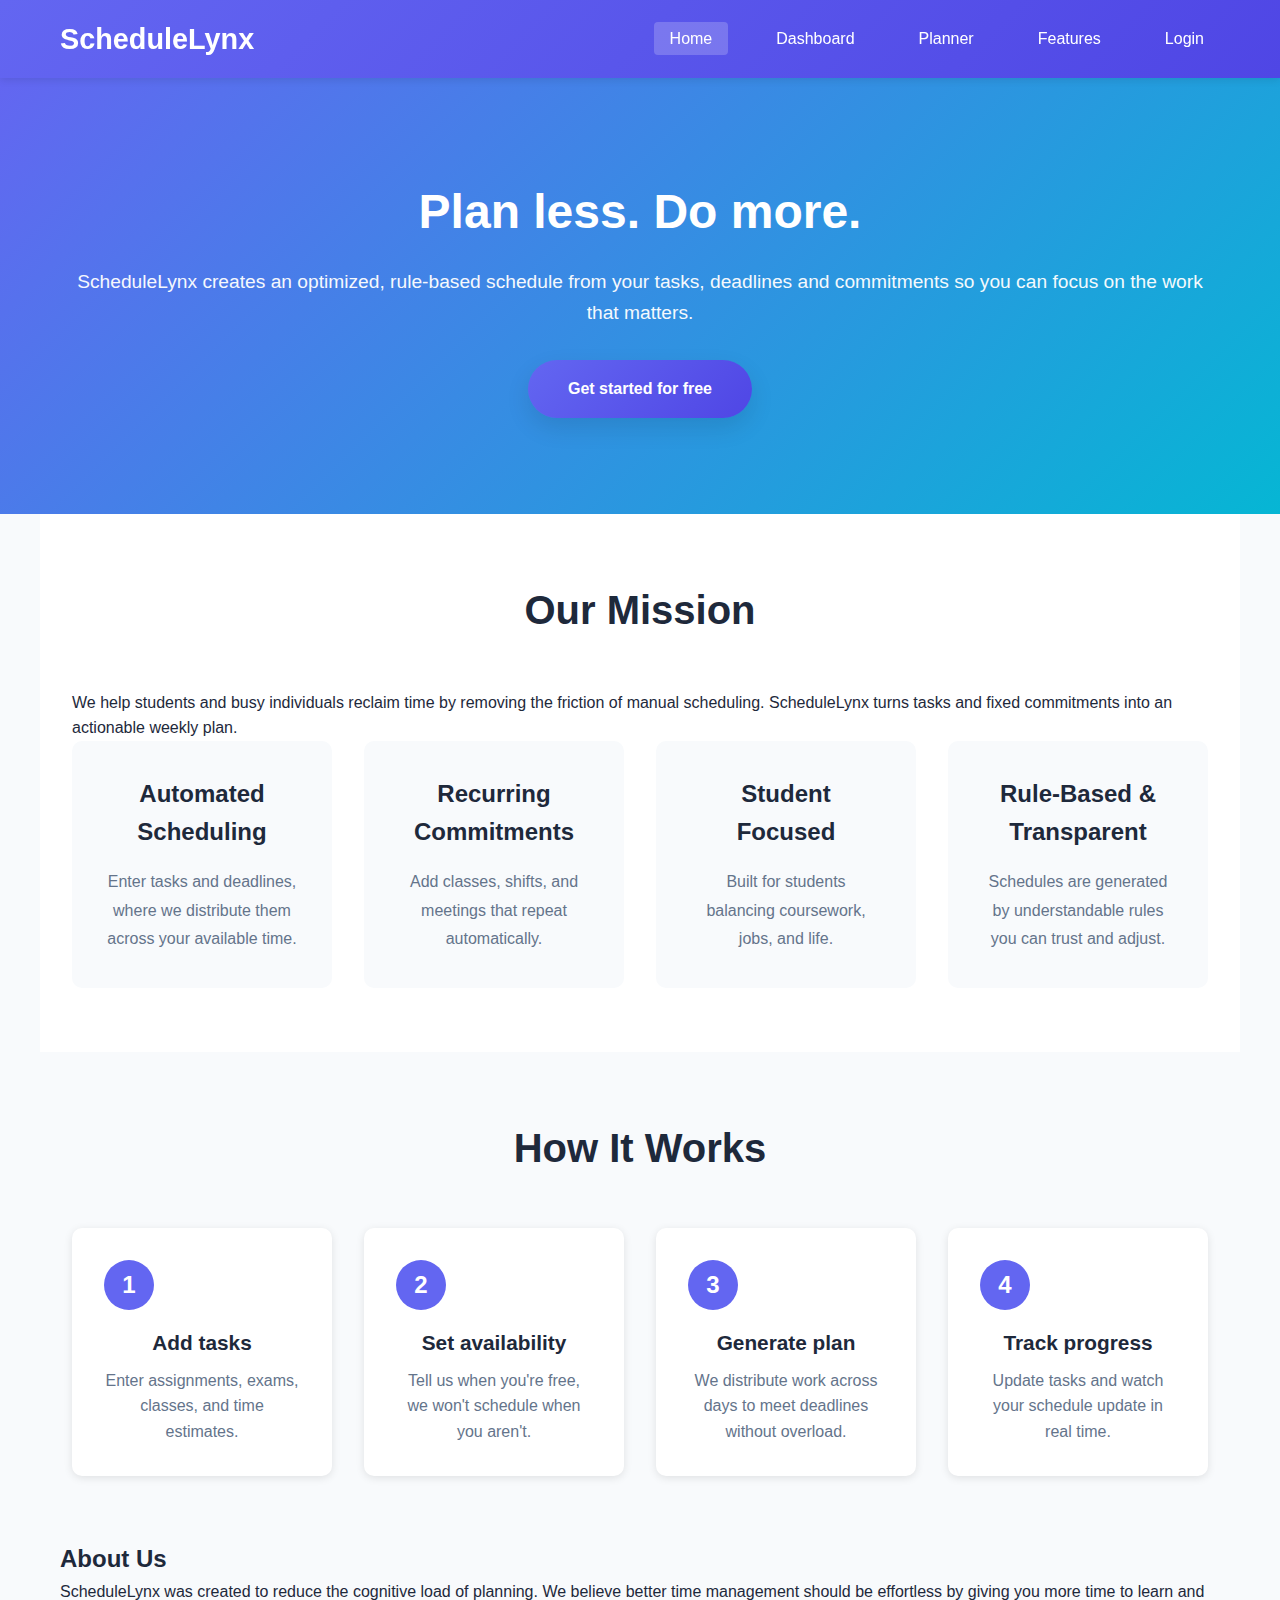
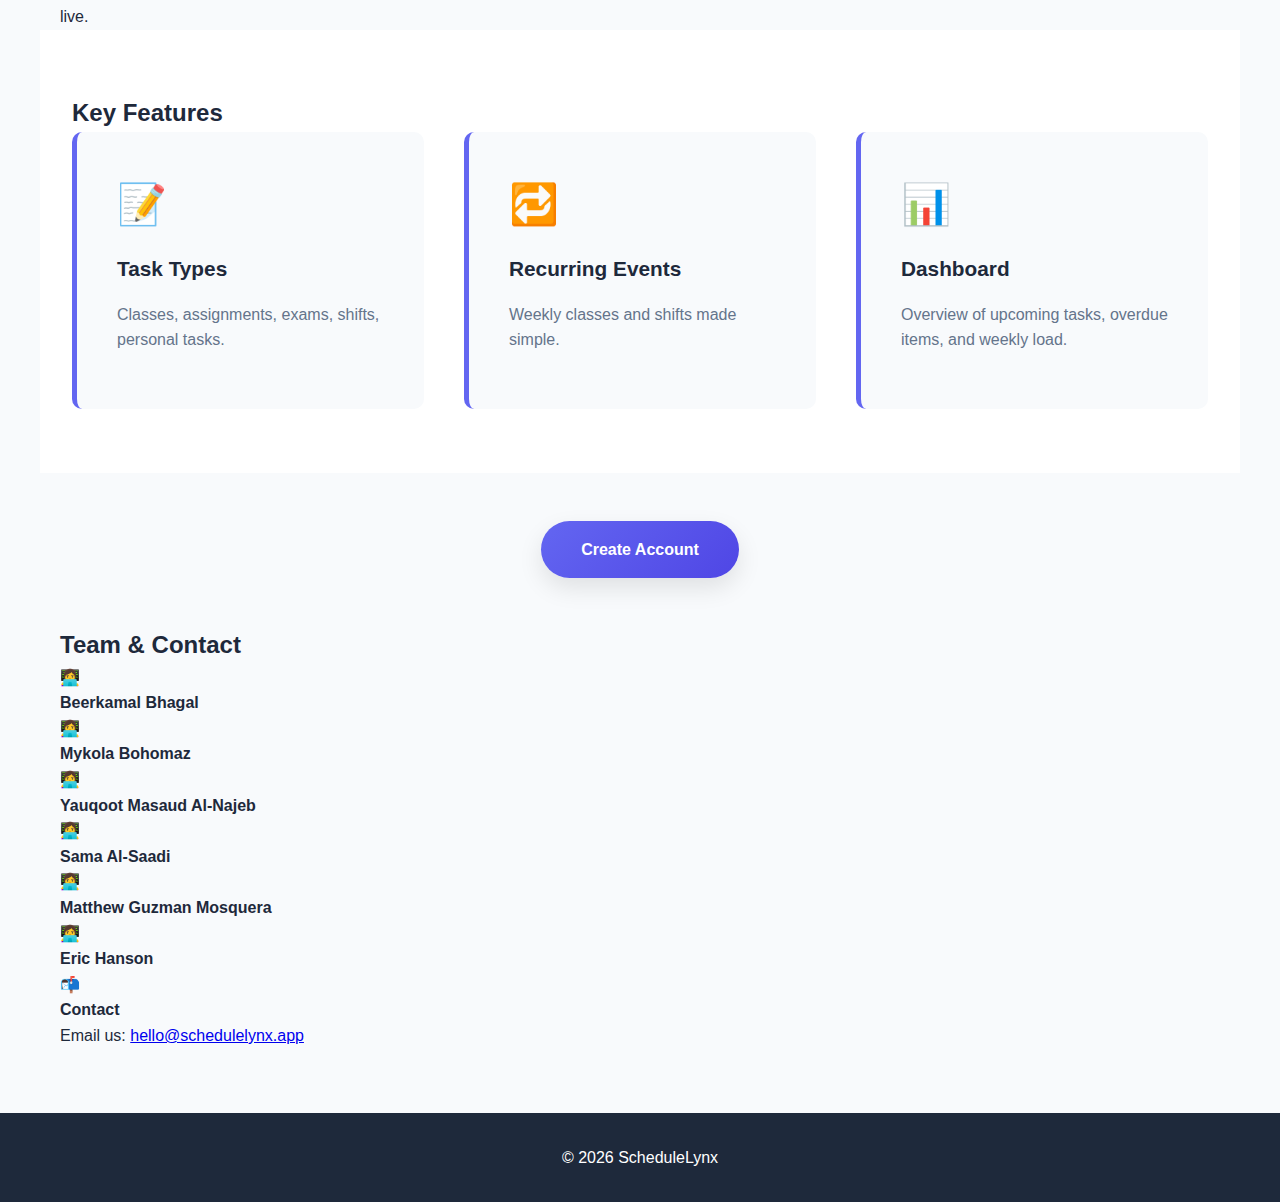
<file: Frontend/home.html>
<!DOCTYPE html>
<html lang="en">
<head>
  <meta charset="utf-8">
  <meta name="viewport" content="width=device-width,initial-scale=1">
  <title>ScheduleLynx — Home</title>
  <link rel="stylesheet" href="style.css">
</head>
<body>
  <nav class="navbar">
    <div class="nav-container">
      <div class="logo"><h1>ScheduleLynx</h1></div>
      <ul class="nav-menu">
        <li><a href="home.html" class="nav-link active">Home</a></li>
        <li><a href="index.html" class="nav-link">Dashboard</a></li>
        <li><a href="timetable.html" class="nav-link">Planner</a></li>
        <li><a href="features.html" class="nav-link">Features</a></li>
        <li><a href="login.html" class="nav-link">Login</a></li>
      </ul>
    </div>
  </nav>

  <header class="hero">
    <div class="hero-content container">
      <h2>Plan less. Do more.</h2>
      <p>ScheduleLynx creates an optimized, rule-based schedule from your tasks, deadlines and commitments so you can focus on the work that matters.</p>
      <a href="login.html" class="cta-button">Get started for free</a>
    </div>
  </header>

  <main>
    <section class="overview container">
      <h2>Our Mission</h2>
      <p>We help students and busy individuals reclaim time by removing the friction of manual scheduling. ScheduleLynx turns tasks and fixed commitments into an actionable weekly plan.</p>

      <div class="overview-grid">
        <div class="overview-card">
          <h3>Automated Scheduling</h3>
          <p>Enter tasks and deadlines, where we distribute them across your available time.</p>
        </div>
        <div class="overview-card">
          <h3>Recurring Commitments</h3>
          <p>Add classes, shifts, and meetings that repeat automatically.</p>
        </div>
        <div class="overview-card">
          <h3>Student Focused</h3>
          <p>Built for students balancing coursework, jobs, and life.</p>
        </div>
        <div class="overview-card">
          <h3>Rule-Based & Transparent</h3>
          <p>Schedules are generated by understandable rules you can trust and adjust.</p>
        </div>
      </div>
    </section>

    <section class="how-it-works container">
      <h2>How It Works</h2>
      <div class="steps">
        <div class="step"><div class="step-number">1</div><h3>Add tasks</h3><p>Enter assignments, exams, classes, and time estimates.</p></div>
        <div class="step"><div class="step-number">2</div><h3>Set availability</h3><p>Tell us when you're free, we won't schedule when you aren't.</p></div>
        <div class="step"><div class="step-number">3</div><h3>Generate plan</h3><p>We distribute work across days to meet deadlines without overload.</p></div>
        <div class="step"><div class="step-number">4</div><h3>Track progress</h3><p>Update tasks and watch your schedule update in real time.</p></div>
      </div>
    </section>

    <section class="about container">
      <h2>About Us</h2>
      <p>ScheduleLynx was created to reduce the cognitive load of planning. We believe better time management should be effortless by giving you more time to learn and live.</p>
    </section>

    <section class="features-section container">
      <h2>Key Features</h2>
      <div class="features-list">
        <div class="feature-item"> <div class="feature-icon">📝</div><h3>Task Types</h3><p>Classes, assignments, exams, shifts, personal tasks.</p></div>
        <div class="feature-item"> <div class="feature-icon">🔁</div><h3>Recurring Events</h3><p>Weekly classes and shifts made simple.</p></div>
        <div class="feature-item"> <div class="feature-icon">📊</div><h3>Dashboard</h3><p>Overview of upcoming tasks, overdue items, and weekly load.</p></div>
      </div>
    </section>

    <section class="container" style="text-align:center; padding:3rem 0;">
      <a href="login.html" class="cta-button">Create Account</a>
    </section>

    <section class="team-contact container">
      <h2>Team & Contact</h2>
      <div class="team-grid">
        <div class="team-member">
          <div class="avatar">👩‍💻</div>
          <h4>Beerkamal Bhagal</h4>
        </div>
        <div class="team-member">
         <div class="avatar">👩‍💻</div>
          <h4>Mykola Bohomaz</h4>
        </div>
         <div class="team-member">
         <div class="avatar">👩‍💻</div>
          <h4>Yauqoot Masaud Al-Najeb</h4>
        </div>
         <div class="team-member">
         <div class="avatar">👩‍💻</div>
          <h4>Sama Al-Saadi</h4>
        </div>
         <div class="team-member">
         <div class="avatar">👩‍💻</div>
          <h4>Matthew Guzman Mosquera</h4>
        </div>
         <div class="team-member">
         <div class="avatar">👩‍💻</div>
          <h4>Eric Hanson</h4>
        </div>
        <div class="team-member">
          <div class="avatar">📬</div>
          <h4>Contact</h4>
          <p>Email us: <a href="mailto:hello@schedulelynx.app">hello@schedulelynx.app</a></p>
        </div>
      </div>
    </section>
  </main>

  <footer class="footer">
    <div class="container"><p>&copy; 2026 ScheduleLynx</p></div>
  </footer>

  <script src="script.js"></script>
</body>
</html>
</file>
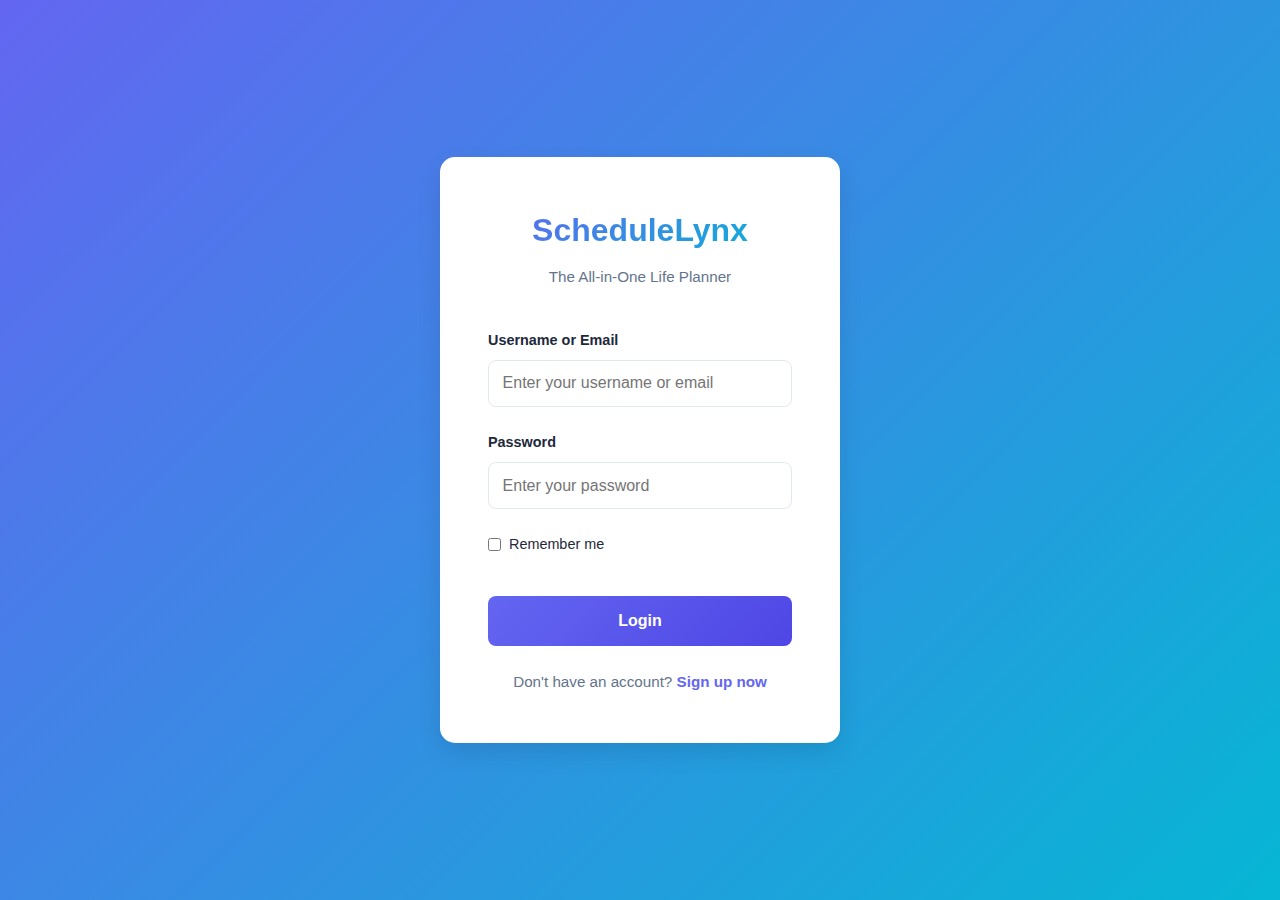
<file: Frontend/login.html>
<!DOCTYPE html>
<html lang="en">
<head>
    <meta charset="UTF-8">
    <meta name="viewport" content="width=device-width, initial-scale=1.0">
    <title>Login - ScheduleLynx</title>
    <link rel="stylesheet" href="style.css">
</head>

<body class="login-page">
    <div class="login-container">
        <div class="login-box">
            <div class="login-header">
                <h1>ScheduleLynx</h1>
                <p> The All-in-One Life Planner </p>
            </div>

            <form id="loginForm" class="login-form">
                <div class="form-group">
                    <label for="username">Username or Email</label>
                    <input 
                        type="text" 
                        id="username" 
                        placeholder="Enter your username or email"
                        required
                    >
                </div>

                <div class="form-group">
                    <label for="password">Password</label>
                    <input 
                        type="password" 
                        id="password" 
                        placeholder="Enter your password"
                        required
                    >
                </div>

                <div class="form-group checkbox">
                    <label>
                        <input type="checkbox" id="rememberMe">
                        Remember me
                    </label>
                </div>

                <button type="submit" class="btn-login">Login</button>
            </form>

            <div class="signup-link">
                Don't have an account? <a href="#" onclick="toggleSignup(event)">Sign up now</a>
            </div>
        </div>

        <!-- Signup Form (Hidden by default) -->
        <div id="signupForm" class="signup-box" style="display: none;">
            <div class="login-header">
                <h1>Create Account</h1>
                <p>Join ScheduleLynx Today</p>
            </div>

            <form id="signupFormElement" class="login-form">
                <div class="form-group">
                    <label for="signupName">Full Name</label>
                    <input 
                        type="text" 
                        id="signupName" 
                        placeholder="Enter your full name"
                        required
                    >
                </div>

                <div class="form-group">
                    <label for="signupEmail">Email</label>
                    <input 
                        type="email" 
                        id="signupEmail" 
                        placeholder="Enter your email"
                        required
                    >
                </div>

                <div class="form-group">
                    <label for="signupUsername">Username</label>
                    <input 
                        type="text" 
                        id="signupUsername" 
                        placeholder="Choose a username"
                        required
                    >
                </div>

                <div class="form-group">
                    <label for="signupPassword">Password</label>
                    <input 
                        type="password" 
                        id="signupPassword" 
                        placeholder="Create a password"
                        required
                    >
                </div>

                <div class="form-group">
                    <label for="signupConfirmPassword">Confirm Password</label>
                    <input 
                        type="password" 
                        id="signupConfirmPassword" 
                        placeholder="Confirm your password"
                        required
                    >
                </div>

                <button type="submit" class="btn-login">Create Account</button>
            </form>

            <div class="signup-link">
                Already have an account? <a href="#" onclick="toggleSignup(event)">Login here</a>
            </div>
        </div>
    </div>

    <script src="script.js"></script>
</body>
</html>
</file>
<file: style.css>
/* ============================
   GLOBAL STYLES
   ============================ */

* {
    margin: 0;
    padding: 0;
    box-sizing: border-box;
}

:root {
    --primary-color: #6366f1;
    --primary-dark: #4f46e5;
    --secondary-color: #ec4899;
    --accent-color: #06b6d4;
    --success-color: #10b981;
    --warning-color: #f59e0b;
    --danger-color: #ef4444;
    --light-bg: #f8fafc;
    --light-border: #e2e8f0;
    --text-dark: #1e293b;
    --text-light: #64748b;
    --shadow: 0 2px 8px rgba(0, 0, 0, 0.1);
    --shadow-lg: 0 10px 25px rgba(0, 0, 0, 0.1);
}

body {
    font-family: 'Segoe UI', Tahoma, Geneva, Verdana, sans-serif;
    color: var(--text-dark);
    background-color: var(--light-bg);
    line-height: 1.6;
}

body.login-page {
    background: linear-gradient(135deg, var(--primary-color), var(--accent-color));
    display: flex;
    align-items: center;
    justify-content: center;
    min-height: 100vh;
}

.container {
    max-width: 1200px;
    margin: 0 auto;
    padding: 0 20px;
}

/* ============================
   NAVIGATION BAR
   ============================ */

.navbar {
    background: linear-gradient(135deg, var(--primary-color), var(--primary-dark));
    color: white;
    padding: 1rem 0;
    box-shadow: var(--shadow);
    position: sticky;
    top: 0;
    z-index: 100;
}

.nav-container {
    max-width: 1200px;
    margin: 0 auto;
    padding: 0 20px;
    display: flex;
    justify-content: space-between;
    align-items: center;
}

.logo h1 {
    font-size: 1.8rem;
    font-weight: 700;
}

.nav-menu {
    display: flex;
    list-style: none;
    gap: 2rem;
}

.nav-link {
    color: white;
    text-decoration: none;
    padding: 0.5rem 1rem;
    border-radius: 4px;
    transition: all 0.3s ease;
    font-weight: 500;
}

.nav-link:hover,
.nav-link.active {
    background-color: rgba(255, 255, 255, 0.2);
}

/* ============================
   BUTTONS
   ============================ */

.btn-primary,
.btn-secondary,
.btn-danger,
.btn-nav {
    padding: 0.75rem 1.5rem;
    border: none;
    border-radius: 6px;
    font-size: 1rem;
    cursor: pointer;
    transition: all 0.3s ease;
    font-weight: 600;
}

.btn-primary {
    background-color: var(--primary-color);
    color: white;
}

.btn-primary:hover {
    background-color: var(--primary-dark);
    transform: translateY(-2px);
    box-shadow: var(--shadow-lg);
}

.btn-primary:disabled {
    background-color: #cbd5e1;
    cursor: not-allowed;
    transform: none;
}

.btn-secondary {
    background-color: #94a3b8;
    color: white;
}

.btn-secondary:hover {
    background-color: #64748b;
}

.btn-danger {
    background-color: var(--danger-color);
    color: white;
}

.btn-danger:hover {
    background-color: #dc2626;
}

.btn-nav {
    background-color: transparent;
    color: var(--text-light);
    border: 1px solid var(--light-border);
    padding: 0.5rem 1rem;
}

.btn-nav:hover {
    background-color: var(--light-bg);
    color: var(--text-dark);
}

.cta-button {
    display: inline-block;
    padding: 1rem 2.5rem;
    background: linear-gradient(135deg, var(--primary-color), var(--primary-dark));
    color: white;
    text-decoration: none;
    border-radius: 50px;
    font-weight: 700;
    transition: all 0.3s ease;
    box-shadow: var(--shadow-lg);
}

.cta-button:hover {
    transform: translateY(-3px);
    box-shadow: 0 15px 35px rgba(99, 102, 241, 0.3);
}

/* ============================
   HOME PAGE STYLES
   ============================ */

.hero {
    background: linear-gradient(135deg, var(--primary-color), var(--accent-color));
    color: white;
    padding: 6rem 2rem;
    text-align: center;
}

.hero-content h2 {
    font-size: 3rem;
    margin-bottom: 1rem;
    font-weight: 800;
}

.hero-content p {
    font-size: 1.2rem;
    margin-bottom: 2rem;
    opacity: 0.95;
}

.overview {
    padding: 4rem 2rem;
    background-color: white;
}

.overview h2 {
    text-align: center;
    font-size: 2.5rem;
    margin-bottom: 3rem;
    color: var(--text-dark);
}

.overview-grid {
    display: grid;
    grid-template-columns: repeat(auto-fit, minmax(250px, 1fr));
    gap: 2rem;
}

.overview-card {
    padding: 2rem;
    background-color: var(--light-bg);
    border-radius: 10px;
    text-align: center;
    transition: all 0.3s ease;
    border: 2px solid transparent;
}

.overview-card:hover {
    border-color: var(--primary-color);
    transform: translateY(-5px);
    box-shadow: var(--shadow-lg);
}

.overview-card h3 {
    font-size: 1.5rem;
    margin-bottom: 1rem;
}

.overview-card p {
    color: var(--text-light);
    line-height: 1.8;
}

.how-it-works {
    padding: 4rem 2rem;
    background-color: var(--light-bg);
}

.how-it-works h2 {
    text-align: center;
    font-size: 2.5rem;
    margin-bottom: 3rem;
}

.steps {
    display: grid;
    grid-template-columns: repeat(auto-fit, minmax(250px, 1fr));
    gap: 2rem;
}

.step {
    background-color: white;
    padding: 2rem;
    border-radius: 10px;
    text-align: center;
    box-shadow: var(--shadow);
    transition: all 0.3s ease;
}

.step:hover {
    transform: translateY(-5px);
    box-shadow: var(--shadow-lg);
}

.step-number {
    display: inline-block;
    width: 50px;
    height: 50px;
    background-color: var(--primary-color);
    color: white;
    border-radius: 50%;
    font-size: 1.5rem;
    font-weight: bold;
    display: flex;
    align-items: center;
    justify-content: center;
    margin-bottom: 1rem;
}

.step h3 {
    font-size: 1.3rem;
    margin-bottom: 0.5rem;
}

.step p {
    color: var(--text-light);
}

/* ============================
   FEATURES PAGE STYLES
   ============================ */

.features-header {
    background: linear-gradient(135deg, var(--primary-color), var(--primary-dark));
    color: white;
    padding: 4rem 2rem;
    text-align: center;
}

.features-header h2 {
    font-size: 2.5rem;
    margin-bottom: 1rem;
}

.features-header p {
    font-size: 1.1rem;
    opacity: 0.95;
}

.features-section {
    padding: 4rem 2rem;
    background-color: white;
}

.features-list {
    display: grid;
    grid-template-columns: repeat(auto-fit, minmax(320px, 1fr));
    gap: 2.5rem;
}

.feature-item {
    padding: 2.5rem;
    background-color: var(--light-bg);
    border-radius: 10px;
    border-left: 5px solid var(--primary-color);
    transition: all 0.3s ease;
}

.feature-item:hover {
    transform: translateX(5px);
    box-shadow: var(--shadow-lg);
}

.feature-icon {
    font-size: 2.5rem;
    margin-bottom: 1rem;
}

.feature-item h3 {
    font-size: 1.3rem;
    margin-bottom: 1rem;
    color: var(--text-dark);
}

.feature-item p {
    color: var(--text-light);
    margin-bottom: 1rem;
}

.feature-item ul {
    list-style: none;
    padding-left: 0;
}

.feature-item li {
    padding: 0.5rem 0;
    color: var(--text-light);
    position: relative;
    padding-left: 1.5rem;
}

.feature-item li:before {
    content: "✓";
    position: absolute;
    left: 0;
    color: var(--success-color);
    font-weight: bold;
}

.benefits-section {
    padding: 4rem 2rem;
    background-color: var(--light-bg);
}

.benefits-section h2 {
    text-align: center;
    font-size: 2.5rem;
    margin-bottom: 3rem;
}

.benefits-grid {
    display: grid;
    grid-template-columns: repeat(auto-fit, minmax(250px, 1fr));
    gap: 2rem;
}

.benefit-card {
    background-color: white;
    padding: 2rem;
    border-radius: 10px;
    box-shadow: var(--shadow);
    text-align: center;
    transition: all 0.3s ease;
}

.benefit-card:hover {
    transform: translateY(-5px);
    box-shadow: var(--shadow-lg);
    border-top: 4px solid var(--primary-color);
}

.benefit-card h4 {
    font-size: 1.2rem;
    margin-bottom: 1rem;
    color: var(--primary-color);
}

.benefit-card p {
    color: var(--text-light);
    line-height: 1.8;
}

.cta-section {
    padding: 4rem 2rem;
    background: linear-gradient(135deg, var(--primary-color), var(--accent-color));
    color: white;
    text-align: center;
}

.cta-section h2 {
    font-size: 2.5rem;
    margin-bottom: 1rem;
}

.cta-section p {
    font-size: 1.1rem;
    margin-bottom: 2rem;
}

/* ============================
   PLANNER PAGE STYLES
   ============================ */

.planner-container {
    display: grid;
    grid-template-columns: 350px 1fr;
    gap: 2rem;
    padding: 2rem;
    max-width: 1600px;
    margin: 0 auto;
    min-height: calc(100vh - 200px);
}

.sidebar {
    background-color: white;
    padding: 2rem;
    border-radius: 10px;
    box-shadow: var(--shadow);
    height: fit-content;
    position: sticky;
    top: 100px;
}

.sidebar h2 {
    margin-bottom: 1.5rem;
    color: var(--text-dark);
    font-size: 1.3rem;
}

/* ============================
   FORM STYLES
   ============================ */

.task-form {
    display: flex;
    flex-direction: column;
    gap: 1rem;
}

.form-group {
    display: flex;
    flex-direction: column;
}

.form-group label {
    margin-bottom: 0.5rem;
    font-weight: 600;
    color: var(--text-dark);
    font-size: 0.9rem;
}

.form-group input,
.form-group select,
.form-group textarea {
    padding: 0.75rem;
    border: 1px solid var(--light-border);
    border-radius: 6px;
    font-size: 0.95rem;
    font-family: inherit;
    transition: all 0.3s ease;
}

.form-group input:focus,
.form-group select:focus,
.form-group textarea:focus {
    outline: none;
    border-color: var(--primary-color);
    box-shadow: 0 0 0 3px rgba(99, 102, 241, 0.1);
}

.form-group textarea {
    resize: vertical;
    min-height: 80px;
}

.days-checkbox {
    display: grid;
    grid-template-columns: repeat(2, 1fr);
    gap: 0.5rem;
}

.days-checkbox label {
    display: flex;
    align-items: center;
    gap: 0.5rem;
    font-weight: 500;
    margin-bottom: 0;
}

.days-checkbox input[type="checkbox"] {
    width: 16px;
    height: 16px;
    cursor: pointer;
}

.form-buttons {
    display: grid;
    grid-template-columns: 1fr 1fr;
    gap: 1rem;
    margin-top: 1rem;
}

.form-buttons button {
    width: 100%;
}

/* ============================
   MAIN CONTENT STYLES
   ============================ */

.main-content {
    background-color: white;
    border-radius: 10px;
    box-shadow: var(--shadow);
    padding: 2rem;
}

.controls {
    display: flex;
    justify-content: space-between;
    align-items: center;
    margin-bottom: 2rem;
    flex-wrap: wrap;
    gap: 1rem;
}

.controls h2 {
    font-size: 1.5rem;
    color: var(--text-dark);
}

.control-buttons {
    display: flex;
    align-items: center;
    gap: 1rem;
}

.week-display {
    font-weight: 600;
    color: var(--text-light);
    min-width: 200px;
    text-align: center;
}

.tasks-panel {
    margin-bottom: 2rem;
    padding-bottom: 2rem;
    border-bottom: 2px solid var(--light-border);
}

.tasks-panel h3 {
    margin-bottom: 1rem;
    color: var(--text-dark);
    font-size: 1.1rem;
}

.tasks-list {
    display: grid;
    grid-template-columns: repeat(auto-fill, minmax(200px, 1fr));
    gap: 1rem;
}

.task-card {
    background: linear-gradient(135deg, var(--light-bg), white);
    padding: 1.5rem;
    border-radius: 8px;
    border-left: 4px solid var(--primary-color);
    cursor: pointer;
    transition: all 0.3s ease;
    box-shadow: var(--shadow);
}

.task-card:hover {
    transform: translateY(-3px);
    box-shadow: var(--shadow-lg);
}

.task-card.class {
    border-left-color: var(--accent-color);
}

.task-card.assignment {
    border-left-color: var(--primary-color);
}

.task-card.exam {
    border-left-color: var(--danger-color);
}

.task-card.shift {
    border-left-color: var(--warning-color);
}

.task-card.personal {
    border-left-color: var(--success-color);
}

.task-card-title {
    font-weight: 600;
    margin-bottom: 0.5rem;
    color: var(--text-dark);
}

.task-card-type {
    font-size: 0.8rem;
    color: white;
    padding: 0.25rem 0.75rem;
    border-radius: 20px;
    display: inline-block;
    margin-bottom: 0.5rem;
    font-weight: 600;
}

.task-card.class .task-card-type {
    background-color: var(--accent-color);
}

.task-card.assignment .task-card-type {
    background-color: var(--primary-color);
}

.task-card.exam .task-card-type {
    background-color: var(--danger-color);
}

.task-card.shift .task-card-type {
    background-color: var(--warning-color);
}

.task-card.personal .task-card-type {
    background-color: var(--success-color);
}

.task-card-deadline {
    font-size: 0.85rem;
    color: var(--text-light);
    margin-bottom: 0.5rem;
}

.task-card-time {
    font-size: 0.85rem;
    color: var(--text-light);
}

.empty-state {
    text-align: center;
    color: var(--text-light);
    padding: 2rem;
    font-style: italic;
}

/* ============================
   SCHEDULE GRID STYLES
   ============================ */

.schedule-section {
    margin-bottom: 2rem;
    padding-bottom: 2rem;
    border-bottom: 2px solid var(--light-border);
}

.schedule-section h3 {
    margin-bottom: 1rem;
    color: var(--text-dark);
    font-size: 1.1rem;
}

.schedule-grid {
    display: grid;
    grid-template-columns: repeat(7, 1fr);
    gap: 1rem;
    margin-bottom: 1rem;
}

.day-column {
    background: var(--light-bg);
    border-radius: 8px;
    overflow: hidden;
    box-shadow: var(--shadow);
    transition: all 0.3s ease;
}

.day-column:hover {
    box-shadow: var(--shadow-lg);
}

.day-header {
    background-color: var(--primary-color);
    color: white;
    padding: 1rem;
    text-align: center;
    font-weight: 600;
}

.day-content {
    padding: 1rem;
    min-height: 200px;
    display: flex;
    flex-direction: column;
    gap: 0.5rem;
}

.schedule-event {
    background-color: white;
    padding: 0.75rem;
    border-radius: 6px;
    font-size: 0.85rem;
    border-left: 3px solid var(--primary-color);
    cursor: pointer;
    transition: all 0.3s ease;
}

.schedule-event:hover {
    transform: translateX(3px);
    box-shadow: var(--shadow);
}

.schedule-event.class {
    border-left-color: var(--accent-color);
}

.schedule-event.assignment {
    border-left-color: var(--primary-color);
}

.schedule-event.exam {
    border-left-color: var(--danger-color);
}

.schedule-event.shift {
    border-left-color: var(--warning-color);
}

.schedule-event.personal {
    border-left-color: var(--success-color);
}

.schedule-event-title {
    font-weight: 600;
    color: var(--text-dark);
    margin-bottom: 0.25rem;
}

.schedule-event-time {
    color: var(--text-light);
    font-size: 0.75rem;
}

/* ============================
   TIMELINE STYLES
   ============================ */

.timeline-section {
    margin-bottom: 2rem;
}

.timeline-section h3 {
    margin-bottom: 1rem;
    color: var(--text-dark);
    font-size: 1.1rem;
}

.timeline {
    border-left: 3px solid var(--primary-color);
    padding-left: 2rem;
    position: relative;
}

.timeline-item {
    margin-bottom: 2rem;
    position: relative;
}

.timeline-item:before {
    content: "";
    position: absolute;
    left: -2.875rem;
    top: 0.5rem;
    width: 12px;
    height: 12px;
    border-radius: 50%;
    background-color: var(--primary-color);
    border: 3px solid white;
    box-shadow: 0 0 0 3px var(--primary-color);
}

.timeline-date {
    font-weight: 600;
    color: var(--primary-color);
    margin-bottom: 0.25rem;
}

.timeline-task {
    background-color: var(--light-bg);
    padding: 1rem;
    border-radius: 6px;
    border-left: 4px solid var(--primary-color);
}

.timeline-task.class {
    border-left-color: var(--accent-color);
}

.timeline-task.assignment {
    border-left-color: var(--primary-color);
}

.timeline-task.exam {
    border-left-color: var(--danger-color);
}

.timeline-task.shift {
    border-left-color: var(--warning-color);
}

.timeline-task.personal {
    border-left-color: var(--success-color);
}

.timeline-task-title {
    font-weight: 600;
    color: var(--text-dark);
    margin-bottom: 0.25rem;
}

.timeline-task-info {
    font-size: 0.9rem;
    color: var(--text-light);
}

.action-buttons {
    display: flex;
    gap: 1rem;
    margin-top: 2rem;
    padding-top: 2rem;
    border-top: 2px solid var(--light-border);
}

.action-buttons button {
    flex: 1;
}

/* ============================
   LOGIN PAGE STYLES
   ============================ */

.login-container {
    display: flex;
    justify-content: center;
    align-items: center;
    min-height: 100vh;
    padding: 2rem;
    width: 100%;
}

.login-box,
.signup-box {
    background: white;
    padding: 3rem;
    border-radius: 15px;
    box-shadow: var(--shadow-lg);
    max-width: 400px;
    width: 100%;
    animation: slideIn 0.5s ease;
}

.login-header {
    text-align: center;
    margin-bottom: 2.5rem;
}

.login-header h1 {
    font-size: 2rem;
    background: linear-gradient(135deg, var(--primary-color), var(--accent-color));
    -webkit-background-clip: text;
    -webkit-text-fill-color: transparent;
    background-clip: text;
    margin-bottom: 0.5rem;
}

.login-header p {
    color: var(--text-light);
    font-size: 0.95rem;
}

.login-form {
    display: flex;
    flex-direction: column;
    gap: 1.5rem;
}

.login-form .form-group {
    display: flex;
    flex-direction: column;
}

.login-form .form-group label {
    margin-bottom: 0.5rem;
    font-weight: 600;
    color: var(--text-dark);
}

.login-form .form-group input {
    padding: 0.85rem;
    border: 1px solid var(--light-border);
    border-radius: 8px;
    font-size: 1rem;
    transition: all 0.3s ease;
}

.login-form .form-group input:focus {
    outline: none;
    border-color: var(--primary-color);
    box-shadow: 0 0 0 3px rgba(99, 102, 241, 0.1);
}

.login-form .form-group.checkbox {
    flex-direction: row;
    align-items: center;
}

.login-form .form-group.checkbox label {
    margin: 0;
    display: flex;
    align-items: center;
    gap: 0.5rem;
    font-weight: 500;
}

.login-form .form-group.checkbox input {
    width: auto;
    cursor: pointer;
}

.btn-login {
    padding: 1rem;
    background: linear-gradient(135deg, var(--primary-color), var(--primary-dark));
    color: white;
    border: none;
    border-radius: 8px;
    font-size: 1rem;
    font-weight: 600;
    cursor: pointer;
    transition: all 0.3s ease;
    margin-top: 1rem;
}

.btn-login:hover {
    transform: translateY(-2px);
    box-shadow: var(--shadow-lg);
}

.btn-login:active {
    transform: translateY(0);
}

.signup-link {
    text-align: center;
    margin-top: 1.5rem;
    color: var(--text-light);
    font-size: 0.95rem;
}

.signup-link a {
    color: var(--primary-color);
    text-decoration: none;
    font-weight: 600;
    transition: color 0.3s ease;
}

.signup-link a:hover {
    color: var(--primary-dark);
}

.demo-section {
    background-color: var(--light-bg);
    padding: 1.5rem;
    border-radius: 8px;
    text-align: center;
    margin-top: 2rem;
    border: 1px dashed var(--light-border);
}

.demo-text {
    color: var(--text-light);
    margin-bottom: 1rem;
    font-weight: 600;
}

.btn-demo {
    padding: 0.75rem 1.5rem;
    background-color: var(--success-color);
    color: white;
    border: none;
    border-radius: 6px;
    font-weight: 600;
    cursor: pointer;
    transition: all 0.3s ease;
    width: 100%;
    margin-bottom: 0.75rem;
}

.btn-demo:hover {
    background-color: #059669;
    transform: translateY(-2px);
}

.demo-section small {
    display: block;
    color: var(--text-light);
    font-size: 0.85rem;
}

.demo-section small strong {
    color: var(--text-dark);
}

/* ============================
   DASHBOARD STYLES
   ============================ */

.dashboard-container {
    min-height: calc(100vh - 200px);
}

.dashboard-header {
    background: linear-gradient(135deg, var(--primary-color), var(--accent-color));
    color: white;
    padding: 3rem 2rem;
}

.dashboard-header .container {
    display: flex;
    justify-content: space-between;
    align-items: center;
    flex-wrap: wrap;
    gap: 2rem;
}

.header-content h2 {
    font-size: 2rem;
    margin-bottom: 0.5rem;
}

.header-content p {
    font-size: 1.1rem;
    opacity: 0.9;
}

.header-actions {
    flex-shrink: 0;
}

.dashboard-stats {
    padding: 2rem;
    background-color: white;
    margin-bottom: 2rem;
}

.stats-grid {
    display: grid;
    grid-template-columns: repeat(auto-fit, minmax(200px, 1fr));
    gap: 1.5rem;
}

.stat-card {
    background: linear-gradient(135deg, var(--light-bg), white);
    padding: 1.5rem;
    border-radius: 10px;
    box-shadow: var(--shadow);
    border-left: 4px solid var(--primary-color);
    transition: all 0.3s ease;
}

.stat-card:hover {
    transform: translateY(-5px);
    box-shadow: var(--shadow-lg);
}

.stat-header {
    display: flex;
    justify-content: space-between;
    align-items: start;
    margin-bottom: 1rem;
}

.stat-header h3 {
    font-size: 0.95rem;
    color: var(--text-light);
    font-weight: 600;
}

.stat-icon {
    font-size: 1.5rem;
}

.stat-value {
    font-size: 2rem;
    font-weight: 700;
    color: var(--primary-color);
    margin-bottom: 0.5rem;
}

.stat-subtitle {
    color: var(--text-light);
    font-size: 0.85rem;
}

.dashboard-content {
    padding: 2rem;
}

.content-grid {
    display: grid;
    grid-template-columns: repeat(auto-fit, minmax(350px, 1fr));
    gap: 2rem;
    margin-bottom: 2rem;
}

.upcoming-tasks,
.week-schedule,
.task-breakdown {
    background-color: white;
    padding: 2rem;
    border-radius: 10px;
    box-shadow: var(--shadow);
}

.section-header {
    display: flex;
    justify-content: space-between;
    align-items: center;
    margin-bottom: 1.5rem;
    padding-bottom: 1rem;
    border-bottom: 2px solid var(--light-border);
}

.section-header h3 {
    font-size: 1.2rem;
    color: var(--text-dark);
}

.link-small {
    color: var(--primary-color);
    text-decoration: none;
    font-size: 0.9rem;
    font-weight: 600;
    transition: color 0.3s ease;
}

.link-small:hover {
    color: var(--primary-dark);
}

.tasks-list-dashboard {
    display: flex;
    flex-direction: column;
    gap: 1rem;
}

.task-item-dashboard {
    padding: 1rem;
    background-color: var(--light-bg);
    border-radius: 8px;
    border-left: 4px solid var(--primary-color);
    cursor: pointer;
    transition: all 0.3s ease;
}

.task-item-dashboard:hover {
    transform: translateX(5px);
    box-shadow: var(--shadow);
}

.task-item-dashboard.class {
    border-left-color: var(--accent-color);
}

.task-item-dashboard.assignment {
    border-left-color: var(--primary-color);
}

.task-item-dashboard.exam {
    border-left-color: var(--danger-color);
}

.task-item-dashboard.shift {
    border-left-color: var(--warning-color);
}

.task-item-dashboard.personal {
    border-left-color: var(--success-color);
}

.task-item-title {
    font-weight: 600;
    color: var(--text-dark);
    margin-bottom: 0.25rem;
}

.task-item-deadline {
    font-size: 0.85rem;
    color: var(--text-light);
}

.task-item-badge {
    font-size: 0.75rem;
    padding: 0.25rem 0.75rem;
    border-radius: 20px;
    color: white;
    font-weight: 600;
    display: inline-block;
    margin-top: 0.5rem;
}

.task-item-badge.class {
    background-color: var(--accent-color);
}

.task-item-badge.assignment {
    background-color: var(--primary-color);
}

.task-item-badge.exam {
    background-color: var(--danger-color);
}

.task-item-badge.shift {
    background-color: var(--warning-color);
}

.task-item-badge.personal {
    background-color: var(--success-color);
}

.week-schedule-mini {
    display: grid;
    grid-template-columns: repeat(7, 1fr);
    gap: 0.75rem;
}

.day-mini {
    text-align: center;
}

.day-mini-label {
    font-weight: 600;
    color: var(--text-light);
    font-size: 0.85rem;
    margin-bottom: 0.5rem;
}

.day-mini-box {
    background: linear-gradient(135deg, var(--primary-color), var(--primary-dark));
    color: white;
    padding: 0.75rem;
    border-radius: 6px;
    font-size: 0.9rem;
    font-weight: 600;
    min-height: 40px;
    display: flex;
    align-items: center;
    justify-content: center;
}

.day-mini-box.empty {
    background-color: var(--light-bg);
    color: var(--text-light);
    border: 1px dashed var(--light-border);
}

.day-mini-box.has-events {
    background-color: var(--success-color);
}

.breakdown-grid {
    display: grid;
    grid-template-columns: repeat(auto-fit, minmax(150px, 1fr));
    gap: 1rem;
}

.breakdown-item {
    text-align: center;
    padding: 1rem;
    background-color: var(--light-bg);
    border-radius: 8px;
    border-top: 4px solid var(--primary-color);
}

.breakdown-item.class {
    border-top-color: var(--accent-color);
}

.breakdown-item.assignment {
    border-top-color: var(--primary-color);
}

.breakdown-item.exam {
    border-top-color: var(--danger-color);
}

.breakdown-item.shift {
    border-top-color: var(--warning-color);
}

.breakdown-item.personal {
    border-top-color: var(--success-color);
}

.breakdown-label {
    font-weight: 600;
    color: var(--text-dark);
    margin-bottom: 0.5rem;
}

.breakdown-count {
    font-size: 1.5rem;
    font-weight: 700;
    color: var(--primary-color);
}

.dashboard-cta {
    background: linear-gradient(135deg, var(--primary-color), var(--accent-color));
    color: white;
    padding: 3rem 2rem;
    text-align: center;
}

.cta-content h3 {
    font-size: 1.8rem;
    margin-bottom: 1rem;
}

.cta-content p {
    font-size: 1.1rem;
    margin-bottom: 1.5rem;
    opacity: 0.95;
}

.logout-link {
    color: rgba(255, 255, 255, 0.8) !important;
}

.logout-link:hover {
    color: white !important;
}

@keyframes slideIn {
    from {
        opacity: 0;
        transform: translateY(-20px);
    }
    to {
        opacity: 1;
        transform: translateY(0);
    }
}

/* ============================
   MODAL STYLES
   ============================ */

.modal {
    position: fixed;
    z-index: 1000;
    left: 0;
    top: 0;
    width: 100%;
    height: 100%;
    background-color: rgba(0, 0, 0, 0.5);
    display: none;
    align-items: center;
    justify-content: center;
}

.modal.active {
    display: flex;
}

.modal-content {
    background-color: white;
    padding: 2rem;
    border-radius: 10px;
    max-width: 500px;
    width: 90%;
    max-height: 90vh;
    overflow-y: auto;
    box-shadow: var(--shadow-lg);
    animation: slideIn 0.3s ease;
}

@keyframes slideIn {
    from {
        transform: translateY(-50px);
        opacity: 0;
    }
    to {
        transform: translateY(0);
        opacity: 1;
    }
}

.close-modal {
    float: right;
    font-size: 1.5rem;
    font-weight: bold;
    cursor: pointer;
    color: var(--text-light);
    transition: color 0.3s ease;
}

.close-modal:hover {
    color: var(--text-dark);
}

.modal-content h2 {
    margin-bottom: 1.5rem;
    color: var(--text-dark);
}

.modal-body {
    margin-bottom: 2rem;
}

.modal-detail {
    display: flex;
    justify-content: space-between;
    padding: 0.75rem 0;
    border-bottom: 1px solid var(--light-border);
}

.modal-detail-label {
    font-weight: 600;
    color: var(--text-dark);
}

.modal-detail-value {
    color: var(--text-light);
}

.modal-buttons {
    display: grid;
    grid-template-columns: 1fr 1fr 1fr;
    gap: 1rem;
    margin-top: 1.5rem;
}

.modal-buttons button {
    width: 100%;
}

/* ============================
   FOOTER STYLES
   ============================ */

.footer {
    background-color: var(--text-dark);
    color: white;
    text-align: center;
    padding: 2rem;
    margin-top: 4rem;
}

/* ============================
   RESPONSIVE DESIGN
   ============================ */

@media (max-width: 1024px) {
    .planner-container {
        grid-template-columns: 1fr;
    }

    .sidebar {
        position: static;
    }
}

@media (max-width: 768px) {
    .nav-menu {
        gap: 1rem;
    }

    .hero-content h2 {
        font-size: 2rem;
    }

    .overview-grid,
    .benefits-grid,
    .steps {
        grid-template-columns: 1fr;
    }

    .schedule-grid {
        grid-template-columns: repeat(auto-fit, minmax(150px, 1fr));
    }

    .controls {
        flex-direction: column;
    }

    .control-buttons {
        width: 100%;
        justify-content: center;
    }

    .form-buttons {
        grid-template-columns: 1fr;
    }

    .modal-buttons {
        grid-template-columns: 1fr 1fr;
    }

    .action-buttons {
        flex-direction: column;
    }

    .features-list {
        grid-template-columns: 1fr;
    }

    .dashboard-header .container {
        flex-direction: column;
        align-items: flex-start;
    }

    .header-actions {
        width: 100%;
    }

    .header-actions .btn-primary {
        width: 100%;
    }

    .stats-grid {
        grid-template-columns: repeat(2, 1fr);
    }

    .content-grid {
        grid-template-columns: 1fr;
    }

    .login-box,
    .signup-box {
        padding: 2rem;
    }

    .login-header h1 {
        font-size: 1.5rem;
    }
}

@media (max-width: 480px) {
    .nav-container {
        flex-direction: column;
        gap: 1rem;
    }

    .nav-menu {
        flex-direction: column;
        gap: 0.5rem;
        text-align: center;
    }

    .hero-content h2 {
        font-size: 1.5rem;
    }

    .navbar {
        padding: 0.5rem 0;
    }

    .day-column {
        min-height: 150px;
    }

    .schedule-grid {
        grid-template-columns: 1fr;
    }

    .tasks-list {
        grid-template-columns: 1fr;
    }

    .modal-buttons {
        grid-template-columns: 1fr;
    }

    .stats-grid {
        grid-template-columns: 1fr;
    }

    .week-schedule-mini {
        grid-template-columns: repeat(4, 1fr);
    }

    .breakdown-grid {
        grid-template-columns: repeat(2, 1fr);
    }

    .login-box,
    .signup-box {
        padding: 1.5rem;
    }

    .login-header h1 {
        font-size: 1.3rem;
    }

    .dashboard-header h2 {
        font-size: 1.3rem;
    }

    .dashboard-header p {
        font-size: 0.95rem;
    }
}
</file>
<file: Frontend/style.css>
/* ============================
   GLOBAL STYLES
   ============================ */

* {
    margin: 0;
    padding: 0;
    box-sizing: border-box;
}

:root {
    --primary-color: #6366f1;
    --primary-dark: #4f46e5;
    --secondary-color: #ec4899;
    --accent-color: #06b6d4;
    --success-color: #10b981;
    --warning-color: #f59e0b;
    --danger-color: #ef4444;
    --light-bg: #f8fafc;
    --light-border: #e2e8f0;
    --text-dark: #1e293b;
    --text-light: #64748b;
    --shadow: 0 2px 8px rgba(0, 0, 0, 0.1);
    --shadow-lg: 0 10px 25px rgba(0, 0, 0, 0.1);
}

body {
    font-family: 'Segoe UI', Tahoma, Geneva, Verdana, sans-serif;
    color: var(--text-dark);
    background-color: var(--light-bg);
    line-height: 1.6;
}

body.login-page {
    background: linear-gradient(135deg, var(--primary-color), var(--accent-color));
    display: flex;
    align-items: center;
    justify-content: center;
    min-height: 100vh;
}

.container {
    max-width: 1200px;
    margin: 0 auto;
    padding: 0 20px;
}

/* ============================
   NAVIGATION BAR
   ============================ */

.navbar {
    background: linear-gradient(135deg, var(--primary-color), var(--primary-dark));
    color: white;
    padding: 1rem 0;
    box-shadow: var(--shadow);
    position: sticky;
    top: 0;
    z-index: 100;
}

.nav-container {
    max-width: 1200px;
    margin: 0 auto;
    padding: 0 20px;
    display: flex;
    justify-content: space-between;
    align-items: center;
}

.logo h1 {
    font-size: 1.8rem;
    font-weight: 700;
}

.nav-menu {
    display: flex;
    list-style: none;
    gap: 2rem;
}

.nav-link {
    color: white;
    text-decoration: none;
    padding: 0.5rem 1rem;
    border-radius: 4px;
    transition: all 0.3s ease;
    font-weight: 500;
}

.nav-link:hover,
.nav-link.active {
    background-color: rgba(255, 255, 255, 0.2);
}

/* ============================
   BUTTONS
   ============================ */

.btn-primary,
.btn-secondary,
.btn-danger,
.btn-nav {
    padding: 0.75rem 1.5rem;
    border: none;
    border-radius: 6px;
    font-size: 1rem;
    cursor: pointer;
    transition: all 0.3s ease;
    font-weight: 600;
}

.btn-primary {
    background-color: var(--primary-color);
    color: white;
}

.btn-primary:hover {
    background-color: var(--primary-dark);
    transform: translateY(-2px);
    box-shadow: var(--shadow-lg);
}

.btn-primary:disabled {
    background-color: #cbd5e1;
    cursor: not-allowed;
    transform: none;
}

.btn-secondary {
    background-color: #94a3b8;
    color: white;
}

.btn-secondary:hover {
    background-color: #64748b;
}

.btn-danger {
    background-color: var(--danger-color);
    color: white;
}

.btn-danger:hover {
    background-color: #dc2626;
}

.btn-nav {
    background-color: transparent;
    color: var(--text-light);
    border: 1px solid var(--light-border);
    padding: 0.5rem 1rem;
}

.btn-nav:hover {
    background-color: var(--light-bg);
    color: var(--text-dark);
}

.cta-button {
    display: inline-block;
    padding: 1rem 2.5rem;
    background: linear-gradient(135deg, var(--primary-color), var(--primary-dark));
    color: white;
    text-decoration: none;
    border-radius: 50px;
    font-weight: 700;
    transition: all 0.3s ease;
    box-shadow: var(--shadow-lg);
}

.cta-button:hover {
    transform: translateY(-3px);
    box-shadow: 0 15px 35px rgba(99, 102, 241, 0.3);
}

/* ============================
   HOME PAGE STYLES
   ============================ */

.hero {
    background: linear-gradient(135deg, var(--primary-color), var(--accent-color));
    color: white;
    padding: 6rem 2rem;
    text-align: center;
}

.hero-content h2 {
    font-size: 3rem;
    margin-bottom: 1rem;
    font-weight: 800;
}

.hero-content p {
    font-size: 1.2rem;
    margin-bottom: 2rem;
    opacity: 0.95;
}

.overview {
    padding: 4rem 2rem;
    background-color: white;
}

.overview h2 {
    text-align: center;
    font-size: 2.5rem;
    margin-bottom: 3rem;
    color: var(--text-dark);
}

.overview-grid {
    display: grid;
    grid-template-columns: repeat(auto-fit, minmax(250px, 1fr));
    gap: 2rem;
}

.overview-card {
    padding: 2rem;
    background-color: var(--light-bg);
    border-radius: 10px;
    text-align: center;
    transition: all 0.3s ease;
    border: 2px solid transparent;
}

.overview-card:hover {
    border-color: var(--primary-color);
    transform: translateY(-5px);
    box-shadow: var(--shadow-lg);
}

.overview-card h3 {
    font-size: 1.5rem;
    margin-bottom: 1rem;
}

.overview-card p {
    color: var(--text-light);
    line-height: 1.8;
}

.how-it-works {
    padding: 4rem 2rem;
    background-color: var(--light-bg);
}

.how-it-works h2 {
    text-align: center;
    font-size: 2.5rem;
    margin-bottom: 3rem;
}

.steps {
    display: grid;
    grid-template-columns: repeat(auto-fit, minmax(250px, 1fr));
    gap: 2rem;
}

.step {
    background-color: white;
    padding: 2rem;
    border-radius: 10px;
    text-align: center;
    box-shadow: var(--shadow);
    transition: all 0.3s ease;
}

.step:hover {
    transform: translateY(-5px);
    box-shadow: var(--shadow-lg);
}

.step-number {
    display: inline-block;
    width: 50px;
    height: 50px;
    background-color: var(--primary-color);
    color: white;
    border-radius: 50%;
    font-size: 1.5rem;
    font-weight: bold;
    display: flex;
    align-items: center;
    justify-content: center;
    margin-bottom: 1rem;
}

.step h3 {
    font-size: 1.3rem;
    margin-bottom: 0.5rem;
}

.step p {
    color: var(--text-light);
}

/* ============================
   FEATURES PAGE STYLES
   ============================ */

.features-header {
    background: linear-gradient(135deg, var(--primary-color), var(--primary-dark));
    color: white;
    padding: 4rem 2rem;
    text-align: center;
}

.features-header h2 {
    font-size: 2.5rem;
    margin-bottom: 1rem;
}

.features-header p {
    font-size: 1.1rem;
    opacity: 0.95;
}

.features-section {
    padding: 4rem 2rem;
    background-color: white;
}

.features-list {
    display: grid;
    grid-template-columns: repeat(auto-fit, minmax(320px, 1fr));
    gap: 2.5rem;
}

.feature-item {
    padding: 2.5rem;
    background-color: var(--light-bg);
    border-radius: 10px;
    border-left: 5px solid var(--primary-color);
    transition: all 0.3s ease;
}

.feature-item:hover {
    transform: translateX(5px);
    box-shadow: var(--shadow-lg);
}

.feature-icon {
    font-size: 2.5rem;
    margin-bottom: 1rem;
}

.feature-item h3 {
    font-size: 1.3rem;
    margin-bottom: 1rem;
    color: var(--text-dark);
}

.feature-item p {
    color: var(--text-light);
    margin-bottom: 1rem;
}

.feature-item ul {
    list-style: none;
    padding-left: 0;
}

.feature-item li {
    padding: 0.5rem 0;
    color: var(--text-light);
    position: relative;
    padding-left: 1.5rem;
}

.feature-item li:before {
    content: "✓";
    position: absolute;
    left: 0;
    color: var(--success-color);
    font-weight: bold;
}

.benefits-section {
    padding: 4rem 2rem;
    background-color: var(--light-bg);
}

.benefits-section h2 {
    text-align: center;
    font-size: 2.5rem;
    margin-bottom: 3rem;
}

.benefits-grid {
    display: grid;
    grid-template-columns: repeat(auto-fit, minmax(250px, 1fr));
    gap: 2rem;
}

.benefit-card {
    background-color: white;
    padding: 2rem;
    border-radius: 10px;
    box-shadow: var(--shadow);
    text-align: center;
    transition: all 0.3s ease;
}

.benefit-card:hover {
    transform: translateY(-5px);
    box-shadow: var(--shadow-lg);
    border-top: 4px solid var(--primary-color);
}

.benefit-card h4 {
    font-size: 1.2rem;
    margin-bottom: 1rem;
    color: var(--primary-color);
}

.benefit-card p {
    color: var(--text-light);
    line-height: 1.8;
}

.cta-section {
    padding: 4rem 2rem;
    background: linear-gradient(135deg, var(--primary-color), var(--accent-color));
    color: white;
    text-align: center;
}

.cta-section h2 {
    font-size: 2.5rem;
    margin-bottom: 1rem;
}

.cta-section p {
    font-size: 1.1rem;
    margin-bottom: 2rem;
}

/* ============================
   PLANNER PAGE STYLES
   ============================ */

.planner-container {
    display: grid;
    grid-template-columns: 350px 1fr;
    gap: 2rem;
    padding: 2rem;
    max-width: 1600px;
    margin: 0 auto;
    min-height: calc(100vh - 200px);
}

.sidebar {
    background-color: white;
    padding: 2rem;
    border-radius: 10px;
    box-shadow: var(--shadow);
    height: fit-content;
    position: sticky;
    top: 100px;
}

.sidebar h2 {
    margin-bottom: 1.5rem;
    color: var(--text-dark);
    font-size: 1.3rem;
}

/* ============================
   FORM STYLES
   ============================ */

.task-form {
    display: flex;
    flex-direction: column;
    gap: 1rem;
}

.form-group {
    display: flex;
    flex-direction: column;
}

.form-group label {
    margin-bottom: 0.5rem;
    font-weight: 600;
    color: var(--text-dark);
    font-size: 0.9rem;
}

.form-group input,
.form-group select,
.form-group textarea {
    padding: 0.75rem;
    border: 1px solid var(--light-border);
    border-radius: 6px;
    font-size: 0.95rem;
    font-family: inherit;
    transition: all 0.3s ease;
}

.form-group input:focus,
.form-group select:focus,
.form-group textarea:focus {
    outline: none;
    border-color: var(--primary-color);
    box-shadow: 0 0 0 3px rgba(99, 102, 241, 0.1);
}

.form-group textarea {
    resize: vertical;
    min-height: 80px;
}

.days-checkbox {
    display: grid;
    grid-template-columns: repeat(2, 1fr);
    gap: 0.5rem;
}

.days-checkbox label {
    display: flex;
    align-items: center;
    gap: 0.5rem;
    font-weight: 500;
    margin-bottom: 0;
}

.days-checkbox input[type="checkbox"] {
    width: 16px;
    height: 16px;
    cursor: pointer;
}

.form-buttons {
    display: grid;
    grid-template-columns: 1fr 1fr;
    gap: 1rem;
    margin-top: 1rem;
}

.form-buttons button {
    width: 100%;
}

/* ============================
   MAIN CONTENT STYLES
   ============================ */

.main-content {
    background-color: white;
    border-radius: 10px;
    box-shadow: var(--shadow);
    padding: 2rem;
}

.controls {
    display: flex;
    justify-content: space-between;
    align-items: center;
    margin-bottom: 2rem;
    flex-wrap: wrap;
    gap: 1rem;
}

.controls h2 {
    font-size: 1.5rem;
    color: var(--text-dark);
}

.control-buttons {
    display: flex;
    align-items: center;
    gap: 1rem;
}

.week-display {
    font-weight: 600;
    color: var(--text-light);
    min-width: 200px;
    text-align: center;
}

.tasks-panel {
    margin-bottom: 2rem;
    padding-bottom: 2rem;
    border-bottom: 2px solid var(--light-border);
}

.tasks-panel h3 {
    margin-bottom: 1rem;
    color: var(--text-dark);
    font-size: 1.1rem;
}

.tasks-list {
    display: grid;
    grid-template-columns: repeat(auto-fill, minmax(200px, 1fr));
    gap: 1rem;
}

.task-card {
    background: linear-gradient(135deg, var(--light-bg), white);
    padding: 1.5rem;
    border-radius: 8px;
    border-left: 4px solid var(--primary-color);
    cursor: pointer;
    transition: all 0.3s ease;
    box-shadow: var(--shadow);
}

.task-card:hover {
    transform: translateY(-3px);
    box-shadow: var(--shadow-lg);
}

.task-card.class {
    border-left-color: var(--accent-color);
}

.task-card.assignment {
    border-left-color: var(--primary-color);
}

.task-card.exam {
    border-left-color: var(--danger-color);
}

.task-card.shift {
    border-left-color: var(--warning-color);
}

.task-card.personal {
    border-left-color: var(--success-color);
}

.task-card-title {
    font-weight: 600;
    margin-bottom: 0.5rem;
    color: var(--text-dark);
}

.task-card-type {
    font-size: 0.8rem;
    color: white;
    padding: 0.25rem 0.75rem;
    border-radius: 20px;
    display: inline-block;
    margin-bottom: 0.5rem;
    font-weight: 600;
}

.task-card.class .task-card-type {
    background-color: var(--accent-color);
}

.task-card.assignment .task-card-type {
    background-color: var(--primary-color);
}

.task-card.exam .task-card-type {
    background-color: var(--danger-color);
}

.task-card.shift .task-card-type {
    background-color: var(--warning-color);
}

.task-card.personal .task-card-type {
    background-color: var(--success-color);
}

.task-card-deadline {
    font-size: 0.85rem;
    color: var(--text-light);
    margin-bottom: 0.5rem;
}

.task-card-time {
    font-size: 0.85rem;
    color: var(--text-light);
}

.empty-state {
    text-align: center;
    color: var(--text-light);
    padding: 2rem;
    font-style: italic;
}

/* ============================
   SCHEDULE GRID STYLES
   ============================ */

.schedule-section {
    margin-bottom: 2rem;
    padding-bottom: 2rem;
    border-bottom: 2px solid var(--light-border);
}

.schedule-section h3 {
    margin-bottom: 1rem;
    color: var(--text-dark);
    font-size: 1.1rem;
}

.schedule-grid {
    display: grid;
    grid-template-columns: repeat(7, 1fr);
    gap: 1rem;
    margin-bottom: 1rem;
}

.day-column {
    background: var(--light-bg);
    border-radius: 8px;
    overflow: hidden;
    box-shadow: var(--shadow);
    transition: all 0.3s ease;
}

.day-column:hover {
    box-shadow: var(--shadow-lg);
}

.day-header {
    background-color: var(--primary-color);
    color: white;
    padding: 1rem;
    text-align: center;
    font-weight: 600;
}

.day-content {
    padding: 1rem;
    min-height: 200px;
    display: flex;
    flex-direction: column;
    gap: 0.5rem;
}

.schedule-event {
    background-color: white;
    padding: 0.75rem;
    border-radius: 6px;
    font-size: 0.85rem;
    border-left: 3px solid var(--primary-color);
    cursor: pointer;
    transition: all 0.3s ease;
}

.schedule-event:hover {
    transform: translateX(3px);
    box-shadow: var(--shadow);
}

.schedule-event.class {
    border-left-color: var(--accent-color);
}

.schedule-event.assignment {
    border-left-color: var(--primary-color);
}

.schedule-event.exam {
    border-left-color: var(--danger-color);
}

.schedule-event.shift {
    border-left-color: var(--warning-color);
}

.schedule-event.personal {
    border-left-color: var(--success-color);
}

.schedule-event-title {
    font-weight: 600;
    color: var(--text-dark);
    margin-bottom: 0.25rem;
}

.schedule-event-time {
    color: var(--text-light);
    font-size: 0.75rem;
}

/* ============================
   TIMELINE STYLES
   ============================ */

.timeline-section {
    margin-bottom: 2rem;
}

.timeline-section h3 {
    margin-bottom: 1rem;
    color: var(--text-dark);
    font-size: 1.1rem;
}

.timeline {
    border-left: 3px solid var(--primary-color);
    padding-left: 2rem;
    position: relative;
}

.timeline-item {
    margin-bottom: 2rem;
    position: relative;
}

.timeline-item:before {
    content: "";
    position: absolute;
    left: -2.875rem;
    top: 0.5rem;
    width: 12px;
    height: 12px;
    border-radius: 50%;
    background-color: var(--primary-color);
    border: 3px solid white;
    box-shadow: 0 0 0 3px var(--primary-color);
}

.timeline-date {
    font-weight: 600;
    color: var(--primary-color);
    margin-bottom: 0.25rem;
}

.timeline-task {
    background-color: var(--light-bg);
    padding: 1rem;
    border-radius: 6px;
    border-left: 4px solid var(--primary-color);
}

.timeline-task.class {
    border-left-color: var(--accent-color);
}

.timeline-task.assignment {
    border-left-color: var(--primary-color);
}

.timeline-task.exam {
    border-left-color: var(--danger-color);
}

.timeline-task.shift {
    border-left-color: var(--warning-color);
}

.timeline-task.personal {
    border-left-color: var(--success-color);
}

.timeline-task-title {
    font-weight: 600;
    color: var(--text-dark);
    margin-bottom: 0.25rem;
}

.timeline-task-info {
    font-size: 0.9rem;
    color: var(--text-light);
}

.action-buttons {
    display: flex;
    gap: 1rem;
    margin-top: 2rem;
    padding-top: 2rem;
    border-top: 2px solid var(--light-border);
}

.action-buttons button {
    flex: 1;
}

/* ============================
   LOGIN PAGE STYLES
   ============================ */

.login-container {
    display: flex;
    justify-content: center;
    align-items: center;
    min-height: 100vh;
    padding: 2rem;
    width: 100%;
}

.login-box,
.signup-box {
    background: white;
    padding: 3rem;
    border-radius: 15px;
    box-shadow: var(--shadow-lg);
    max-width: 400px;
    width: 100%;
    animation: slideIn 0.5s ease;
}

.login-header {
    text-align: center;
    margin-bottom: 2.5rem;
}

.login-header h1 {
    font-size: 2rem;
    background: linear-gradient(135deg, var(--primary-color), var(--accent-color));
    -webkit-background-clip: text;
    -webkit-text-fill-color: transparent;
    background-clip: text;
    margin-bottom: 0.5rem;
}

.login-header p {
    color: var(--text-light);
    font-size: 0.95rem;
}

.login-form {
    display: flex;
    flex-direction: column;
    gap: 1.5rem;
}

.login-form .form-group {
    display: flex;
    flex-direction: column;
}

.login-form .form-group label {
    margin-bottom: 0.5rem;
    font-weight: 600;
    color: var(--text-dark);
}

.login-form .form-group input {
    padding: 0.85rem;
    border: 1px solid var(--light-border);
    border-radius: 8px;
    font-size: 1rem;
    transition: all 0.3s ease;
}

.login-form .form-group input:focus {
    outline: none;
    border-color: var(--primary-color);
    box-shadow: 0 0 0 3px rgba(99, 102, 241, 0.1);
}

.login-form .form-group.checkbox {
    flex-direction: row;
    align-items: center;
}

.login-form .form-group.checkbox label {
    margin: 0;
    display: flex;
    align-items: center;
    gap: 0.5rem;
    font-weight: 500;
}

.login-form .form-group.checkbox input {
    width: auto;
    cursor: pointer;
}

.btn-login {
    padding: 1rem;
    background: linear-gradient(135deg, var(--primary-color), var(--primary-dark));
    color: white;
    border: none;
    border-radius: 8px;
    font-size: 1rem;
    font-weight: 600;
    cursor: pointer;
    transition: all 0.3s ease;
    margin-top: 1rem;
}

.btn-login:hover {
    transform: translateY(-2px);
    box-shadow: var(--shadow-lg);
}

.btn-login:active {
    transform: translateY(0);
}

.signup-link {
    text-align: center;
    margin-top: 1.5rem;
    color: var(--text-light);
    font-size: 0.95rem;
}

.signup-link a {
    color: var(--primary-color);
    text-decoration: none;
    font-weight: 600;
    transition: color 0.3s ease;
}

.signup-link a:hover {
    color: var(--primary-dark);
}

.demo-section {
    background-color: var(--light-bg);
    padding: 1.5rem;
    border-radius: 8px;
    text-align: center;
    margin-top: 2rem;
    border: 1px dashed var(--light-border);
}

.demo-text {
    color: var(--text-light);
    margin-bottom: 1rem;
    font-weight: 600;
}

.btn-demo {
    padding: 0.75rem 1.5rem;
    background-color: var(--success-color);
    color: white;
    border: none;
    border-radius: 6px;
    font-weight: 600;
    cursor: pointer;
    transition: all 0.3s ease;
    width: 100%;
    margin-bottom: 0.75rem;
}

.btn-demo:hover {
    background-color: #059669;
    transform: translateY(-2px);
}

.demo-section small {
    display: block;
    color: var(--text-light);
    font-size: 0.85rem;
}

.demo-section small strong {
    color: var(--text-dark);
}

/* ============================
   DASHBOARD STYLES
   ============================ */

.dashboard-container {
    min-height: calc(100vh - 200px);
}

.dashboard-header {
    background: linear-gradient(135deg, var(--primary-color), var(--accent-color));
    color: white;
    padding: 3rem 2rem;
}

.dashboard-header .container {
    display: flex;
    justify-content: space-between;
    align-items: center;
    flex-wrap: wrap;
    gap: 2rem;
}

.header-content h2 {
    font-size: 2rem;
    margin-bottom: 0.5rem;
}

.header-content p {
    font-size: 1.1rem;
    opacity: 0.9;
}

.header-actions {
    flex-shrink: 0;
}

.dashboard-stats {
    padding: 2rem;
    background-color: white;
    margin-bottom: 2rem;
}

.stats-grid {
    display: grid;
    grid-template-columns: repeat(auto-fit, minmax(200px, 1fr));
    gap: 1.5rem;
}

.stat-card {
    background: linear-gradient(135deg, var(--light-bg), white);
    padding: 1.5rem;
    border-radius: 10px;
    box-shadow: var(--shadow);
    border-left: 4px solid var(--primary-color);
    transition: all 0.3s ease;
}

.stat-card:hover {
    transform: translateY(-5px);
    box-shadow: var(--shadow-lg);
}

.stat-header {
    display: flex;
    justify-content: space-between;
    align-items: start;
    margin-bottom: 1rem;
}

.stat-header h3 {
    font-size: 0.95rem;
    color: var(--text-light);
    font-weight: 600;
}

.stat-icon {
    font-size: 1.5rem;
}

.stat-value {
    font-size: 2rem;
    font-weight: 700;
    color: var(--primary-color);
    margin-bottom: 0.5rem;
}

.stat-subtitle {
    color: var(--text-light);
    font-size: 0.85rem;
}

.dashboard-content {
    padding: 2rem;
}

.content-grid {
    display: grid;
    grid-template-columns: repeat(auto-fit, minmax(350px, 1fr));
    gap: 2rem;
    margin-bottom: 2rem;
}

.upcoming-tasks,
.week-schedule,
.task-breakdown {
    background-color: white;
    padding: 2rem;
    border-radius: 10px;
    box-shadow: var(--shadow);
}

.section-header {
    display: flex;
    justify-content: space-between;
    align-items: center;
    margin-bottom: 1.5rem;
    padding-bottom: 1rem;
    border-bottom: 2px solid var(--light-border);
}

.section-header h3 {
    font-size: 1.2rem;
    color: var(--text-dark);
}

.link-small {
    color: var(--primary-color);
    text-decoration: none;
    font-size: 0.9rem;
    font-weight: 600;
    transition: color 0.3s ease;
}

.link-small:hover {
    color: var(--primary-dark);
}

.tasks-list-dashboard {
    display: flex;
    flex-direction: column;
    gap: 1rem;
}

.task-item-dashboard {
    padding: 1rem;
    background-color: var(--light-bg);
    border-radius: 8px;
    border-left: 4px solid var(--primary-color);
    cursor: pointer;
    transition: all 0.3s ease;
}

.task-item-dashboard:hover {
    transform: translateX(5px);
    box-shadow: var(--shadow);
}

.task-item-dashboard.class {
    border-left-color: var(--accent-color);
}

.task-item-dashboard.assignment {
    border-left-color: var(--primary-color);
}

.task-item-dashboard.exam {
    border-left-color: var(--danger-color);
}

.task-item-dashboard.shift {
    border-left-color: var(--warning-color);
}

.task-item-dashboard.personal {
    border-left-color: var(--success-color);
}

.task-item-title {
    font-weight: 600;
    color: var(--text-dark);
    margin-bottom: 0.25rem;
}

.task-item-deadline {
    font-size: 0.85rem;
    color: var(--text-light);
}

.task-item-badge {
    font-size: 0.75rem;
    padding: 0.25rem 0.75rem;
    border-radius: 20px;
    color: white;
    font-weight: 600;
    display: inline-block;
    margin-top: 0.5rem;
}

.task-item-badge.class {
    background-color: var(--accent-color);
}

.task-item-badge.assignment {
    background-color: var(--primary-color);
}

.task-item-badge.exam {
    background-color: var(--danger-color);
}

.task-item-badge.shift {
    background-color: var(--warning-color);
}

.task-item-badge.personal {
    background-color: var(--success-color);
}

.week-schedule-mini {
    display: grid;
    grid-template-columns: repeat(7, 1fr);
    gap: 0.75rem;
}

.day-mini {
    text-align: center;
}

.day-mini-label {
    font-weight: 600;
    color: var(--text-light);
    font-size: 0.85rem;
    margin-bottom: 0.5rem;
}

.day-mini-box {
    background: linear-gradient(135deg, var(--primary-color), var(--primary-dark));
    color: white;
    padding: 0.75rem;
    border-radius: 6px;
    font-size: 0.9rem;
    font-weight: 600;
    min-height: 40px;
    display: flex;
    align-items: center;
    justify-content: center;
}

.day-mini-box.empty {
    background-color: var(--light-bg);
    color: var(--text-light);
    border: 1px dashed var(--light-border);
}

.day-mini-box.has-events {
    background-color: var(--success-color);
}

.breakdown-grid {
    display: grid;
    grid-template-columns: repeat(auto-fit, minmax(150px, 1fr));
    gap: 1rem;
}

.breakdown-item {
    text-align: center;
    padding: 1rem;
    background-color: var(--light-bg);
    border-radius: 8px;
    border-top: 4px solid var(--primary-color);
}

.breakdown-item.class {
    border-top-color: var(--accent-color);
}

.breakdown-item.assignment {
    border-top-color: var(--primary-color);
}

.breakdown-item.exam {
    border-top-color: var(--danger-color);
}

.breakdown-item.shift {
    border-top-color: var(--warning-color);
}

.breakdown-item.personal {
    border-top-color: var(--success-color);
}

.breakdown-label {
    font-weight: 600;
    color: var(--text-dark);
    margin-bottom: 0.5rem;
}

.breakdown-count {
    font-size: 1.5rem;
    font-weight: 700;
    color: var(--primary-color);
}

.dashboard-cta {
    background: linear-gradient(135deg, var(--primary-color), var(--accent-color));
    color: white;
    padding: 3rem 2rem;
    text-align: center;
}

.cta-content h3 {
    font-size: 1.8rem;
    margin-bottom: 1rem;
}

.cta-content p {
    font-size: 1.1rem;
    margin-bottom: 1.5rem;
    opacity: 0.95;
}

.logout-link {
    color: rgba(255, 255, 255, 0.8) !important;
}

.logout-link:hover {
    color: white !important;
}

@keyframes slideIn {
    from {
        opacity: 0;
        transform: translateY(-20px);
    }
    to {
        opacity: 1;
        transform: translateY(0);
    }
}

/* ============================
   MODAL STYLES
   ============================ */

.modal {
    position: fixed;
    z-index: 1000;
    left: 0;
    top: 0;
    width: 100%;
    height: 100%;
    background-color: rgba(0, 0, 0, 0.5);
    display: none;
    align-items: center;
    justify-content: center;
}

.modal.active {
    display: flex;
}

.modal-content {
    background-color: white;
    padding: 2rem;
    border-radius: 10px;
    max-width: 500px;
    width: 90%;
    max-height: 90vh;
    overflow-y: auto;
    box-shadow: var(--shadow-lg);
    animation: slideIn 0.3s ease;
}

@keyframes slideIn {
    from {
        transform: translateY(-50px);
        opacity: 0;
    }
    to {
        transform: translateY(0);
        opacity: 1;
    }
}

.close-modal {
    float: right;
    font-size: 1.5rem;
    font-weight: bold;
    cursor: pointer;
    color: var(--text-light);
    transition: color 0.3s ease;
}

.close-modal:hover {
    color: var(--text-dark);
}

.modal-content h2 {
    margin-bottom: 1.5rem;
    color: var(--text-dark);
}

.modal-body {
    margin-bottom: 2rem;
}

.modal-detail {
    display: flex;
    justify-content: space-between;
    padding: 0.75rem 0;
    border-bottom: 1px solid var(--light-border);
}

.modal-detail-label {
    font-weight: 600;
    color: var(--text-dark);
}

.modal-detail-value {
    color: var(--text-light);
}

.modal-buttons {
    display: grid;
    grid-template-columns: 1fr 1fr 1fr;
    gap: 1rem;
    margin-top: 1.5rem;
}

.modal-buttons button {
    width: 100%;
}

/* ============================
   FOOTER STYLES
   ============================ */

.footer {
    background-color: var(--text-dark);
    color: white;
    text-align: center;
    padding: 2rem;
    margin-top: 4rem;
}

/* ============================
   RESPONSIVE DESIGN
   ============================ */

@media (max-width: 1024px) {
    .planner-container {
        grid-template-columns: 1fr;
    }

    .sidebar {
        position: static;
    }
}

@media (max-width: 768px) {
    .nav-menu {
        gap: 1rem;
    }

    .hero-content h2 {
        font-size: 2rem;
    }

    .overview-grid,
    .benefits-grid,
    .steps {
        grid-template-columns: 1fr;
    }

    .schedule-grid {
        grid-template-columns: repeat(auto-fit, minmax(150px, 1fr));
    }

    .controls {
        flex-direction: column;
    }

    .control-buttons {
        width: 100%;
        justify-content: center;
    }

    .form-buttons {
        grid-template-columns: 1fr;
    }

    .modal-buttons {
        grid-template-columns: 1fr 1fr;
    }

    .action-buttons {
        flex-direction: column;
    }

    .features-list {
        grid-template-columns: 1fr;
    }

    .dashboard-header .container {
        flex-direction: column;
        align-items: flex-start;
    }

    .header-actions {
        width: 100%;
    }

    .header-actions .btn-primary {
        width: 100%;
    }

    .stats-grid {
        grid-template-columns: repeat(2, 1fr);
    }

    .content-grid {
        grid-template-columns: 1fr;
    }

    .login-box,
    .signup-box {
        padding: 2rem;
    }

    .login-header h1 {
        font-size: 1.5rem;
    }
}

@media (max-width: 480px) {
    .nav-container {
        flex-direction: column;
        gap: 1rem;
    }

    .nav-menu {
        flex-direction: column;
        gap: 0.5rem;
        text-align: center;
    }

    .hero-content h2 {
        font-size: 1.5rem;
    }

    .navbar {
        padding: 0.5rem 0;
    }

    .day-column {
        min-height: 150px;
    }

    .schedule-grid {
        grid-template-columns: 1fr;
    }

    .tasks-list {
        grid-template-columns: 1fr;
    }

    .modal-buttons {
        grid-template-columns: 1fr;
    }

    .stats-grid {
        grid-template-columns: 1fr;
    }

    .week-schedule-mini {
        grid-template-columns: repeat(4, 1fr);
    }

    .breakdown-grid {
        grid-template-columns: repeat(2, 1fr);
    }

    .login-box,
    .signup-box {
        padding: 1.5rem;
    }

    .login-header h1 {
        font-size: 1.3rem;
    }

    .dashboard-header h2 {
        font-size: 1.3rem;
    }

    .dashboard-header p {
        font-size: 0.95rem;
    }
}



/* TIMETABLE STYLES: */



body.timetable-page {
  margin: 0;
  font-family: system-ui, sans-serif;
  background: #181727;
  color: #e8eefc;
}

.timetable-page .topbar {
  display: grid;
  grid-template-columns: 1fr auto 1fr; /* left, center, right */
  align-items: center;
  padding: 16px 18px;
  border-bottom: 1px solid rgba(255,255,255,0.12);

}


.timetable-page .brand{
  margin: 0;
  justify-self: start;
  font-size: 18px;
}

.timetable-page .month-label{
  justify-self: center;
  color: rgba(232,238,252,0.8);
}

.timetable-page .topbar-actions{
  justify-self: end;
  display: flex;
  gap: 10px;
  align-items: center;
}

.timetable-page .btn{
  border: 1px solid rgba(255,255,255,0.14);
  background: rgba(255,255,255,0.06);
  color: #e8eefc;
  padding: 8px 12px;
  border-radius: 999px;
  cursor: pointer;
}

.timetable-page .btn:hover{
  border-color: rgba(255,255,255,0.28);
}


/*this wraps the calendar area */
.timetable-page .calendar {
  padding: 16px;
  max-width: none;
  margin: 0 auto;
}

/*day-of-week labels */
.timetable-page .dow-row {
  display: grid;
  grid-template-columns: repeat(7, minmax(0, 1fr));
  gap: 10px;           
  margin-bottom: 10px;
}

/*  month grid - 7 days collums */
.timetable-page .month-grid {
  display: grid;
  grid-template-columns: repeat(7, minmax(0, 1fr));
  gap: 10px;
  margin-top: 10px;
}

/* individual day box */
.timetable-page .day {
  min-height: 120px;
  overflow: hidden; 
  border-radius: 14px;
  padding: 10px;
  background: rgba(255,255,255,0.06);
  border: 1px solid rgba(255,255,255,0.10);

  display: flex;
  flex-direction: column;
  gap: 8px;
}

.timetable-page .day-number {
  font-size: 12px;
  color: rgba(232,238,252,0.75);
}

/* older or new days from the previous/next month tinted */
.timetable-page .other-month {
  opacity: 0.45;
}

.timetable-page .panel{
    padding: 16px;
    border: 1px solid rgba(225, 255, 255, 0.10);
    
  max-width: none;
  min-width: none;
  margin: 0;
 
  border-radius: 14px;
  background: rgba(255,255,255,0.04);
}

.timetable-page .panel h2{
  margin: 0 0 12px;
  font-size: 16px;
}

.timetable-page .task-form{
  display: flex;
  flex-direction: column;
  gap: 12px;
}

.timetable-page .task-form label{
  display: flex;
  flex-direction: column;
  gap: 6px;
  font-size: 12px;
  color: rgba(232,238,252,0.75);
}

.timetable-page .task-form input{
  width: 100%;
  height: 44px;                
  padding: 0 14px;             /* horizontal padding only */
  border-radius: 14px;

  border: 1px solid rgba(255,255,255,0.12);
  background: rgba(0,0,0,0.25);
  color: #e8eefc;

  font-size: 14px;
  line-height: 1;              
  outline: none;
}


.timetable-page .task-form .btn{
    width:100%;
    justify-content: center;
}

.timetable-page .task-form input:focus{
  border-color: rgba(255,255,255,0.28);
}

@media (max-width: 900px){
  .timetable-page .task-form{
    grid-template-columns: 1fr;
  }
}

.timetable-page .chip{
  display: flex;
  justify-content: space-between;
  gap: 8px;
  padding: 6px 8px;
  border-radius: 12px;
  font-size: 12px;
  background: rgba(110,168,254,0.14);
  border: 1px solid rgba(110,168,254,0.25);
}

.timetable-page .chips{
  display: flex;
  flex-direction: column;
  gap: 6px;
}

.timetable-page .chip .time{
  color: rgba(232,238,252,0.7);
  font-variant-numeric: tabular-nums;
}

.timetable-page .app-layout{
  max-width: 1200px;
  margin: 0 auto;
  padding: 16px;
  display: grid;
  grid-template-columns: 280px minmax(700px, 1fr); /* sidebar | calendar */
  gap: 16px;
  align-items: start;
}


.timetable-page .sidebar{
  position: sticky;
  top: 90px;
}
</file>
